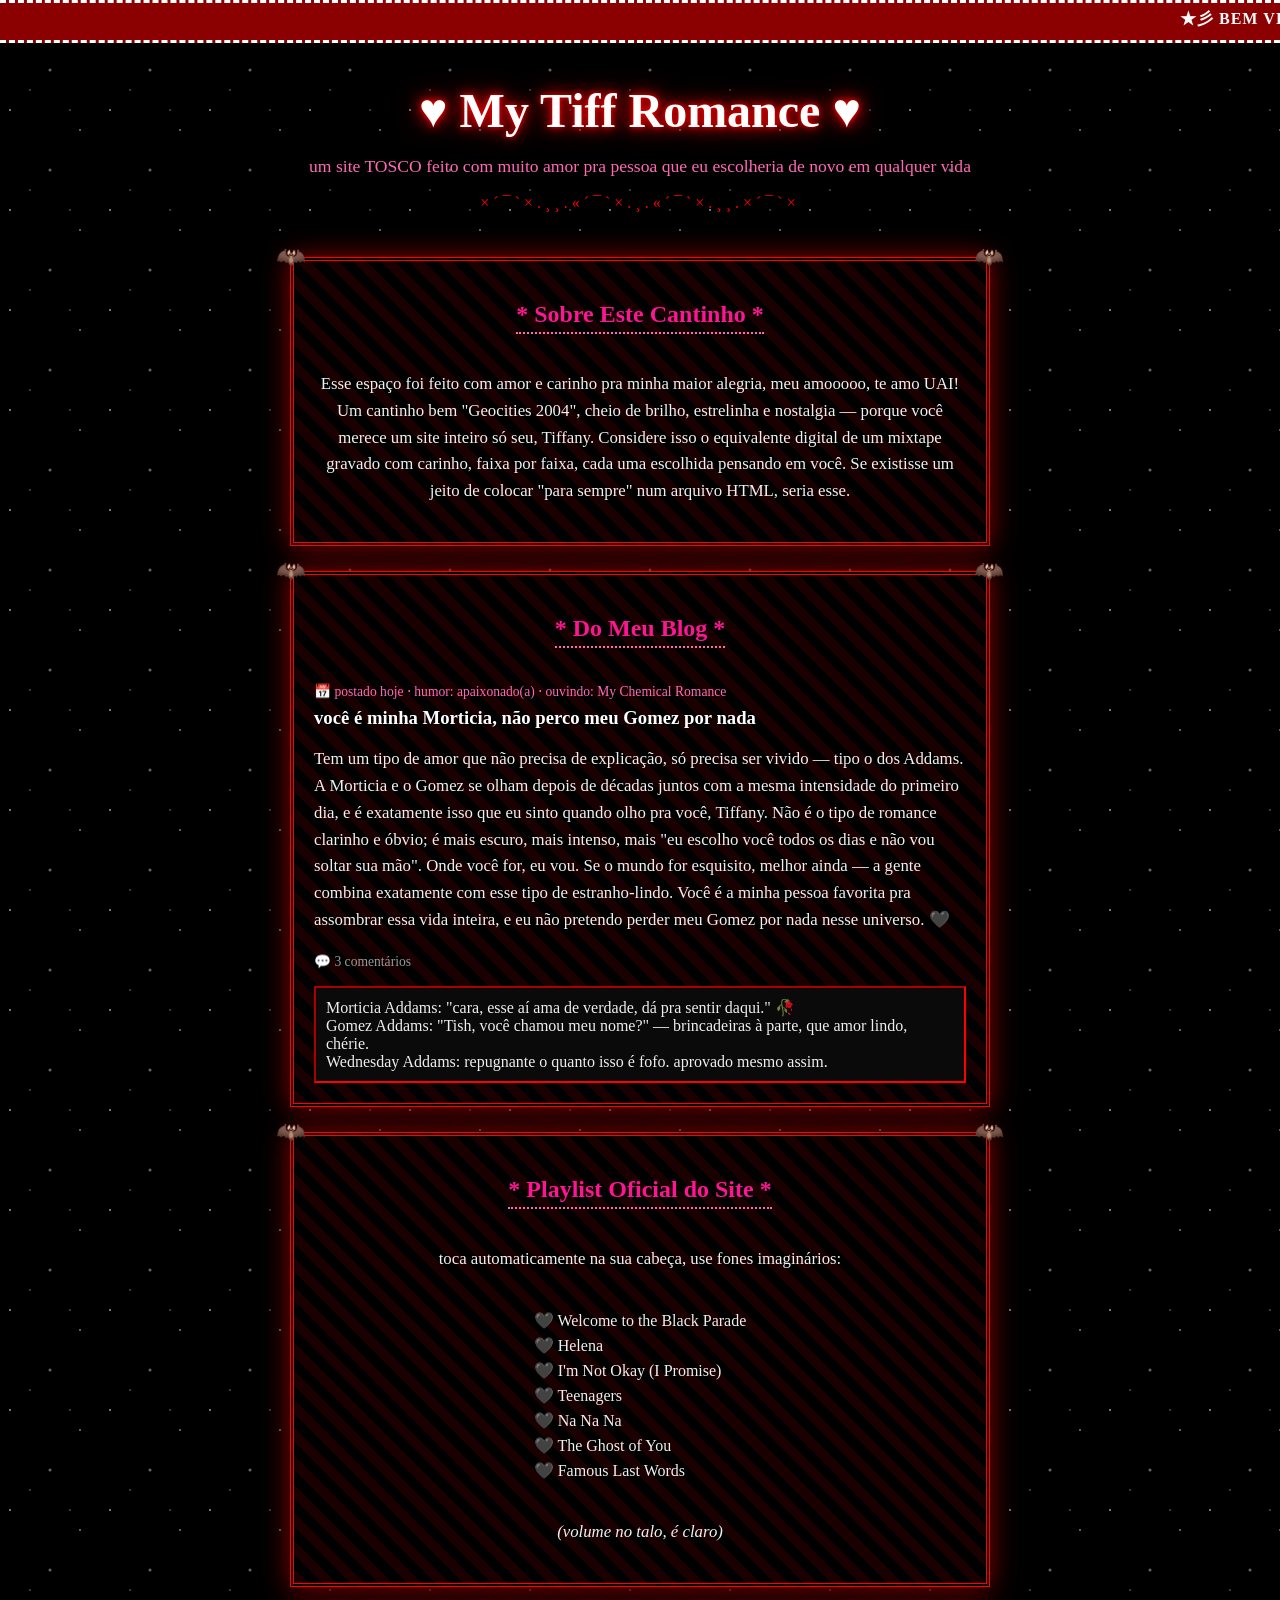
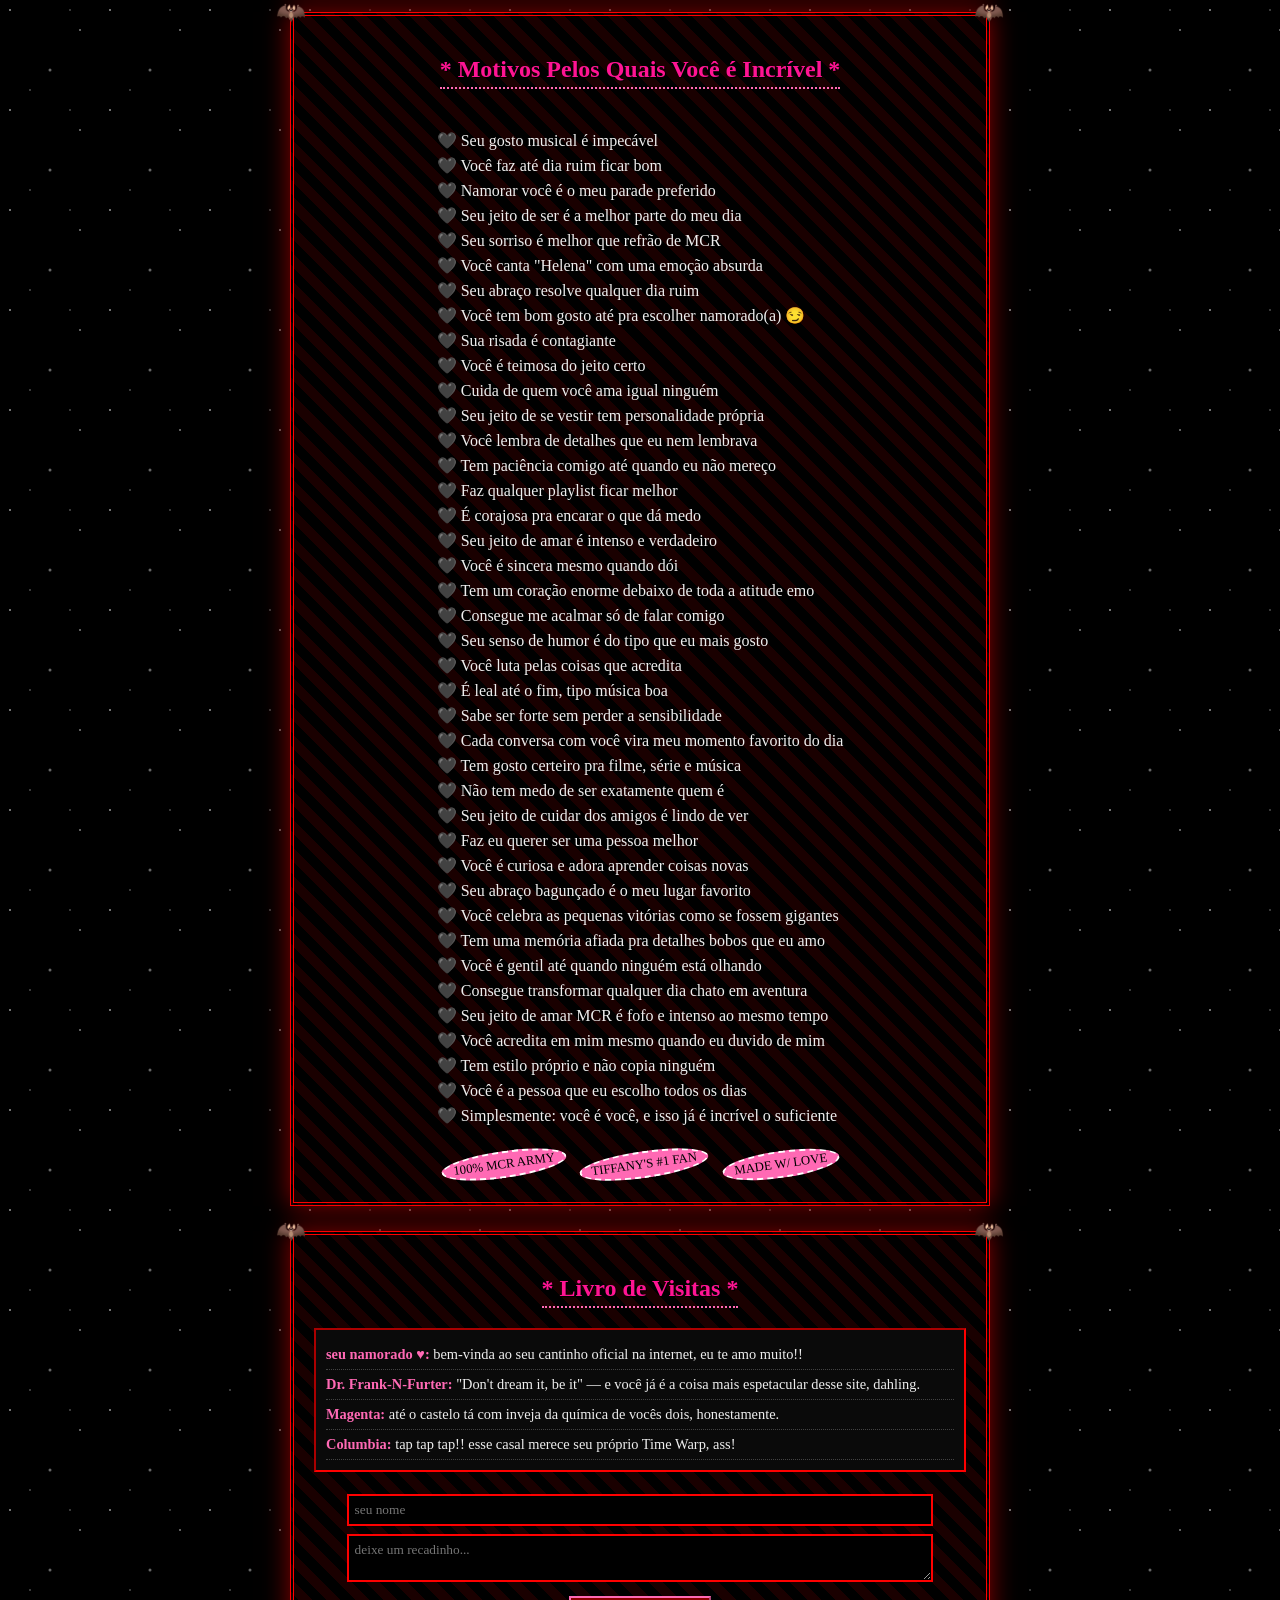
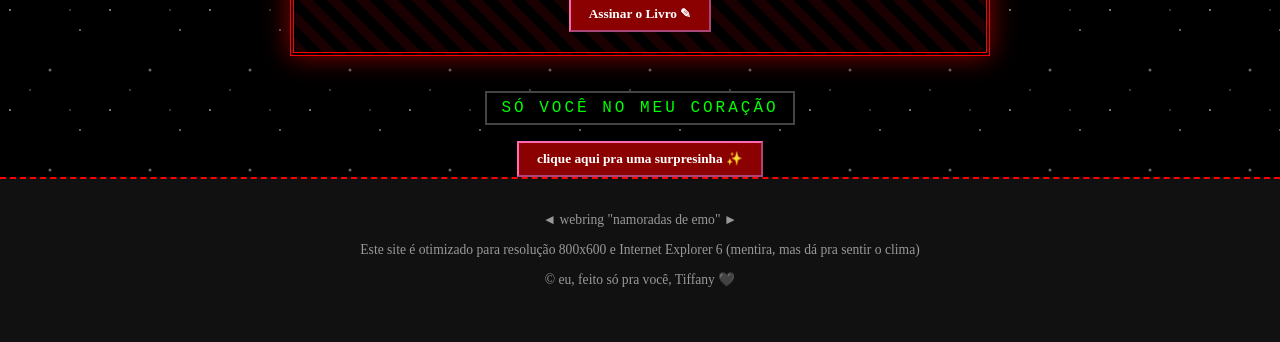
<file: index.html>
<!DOCTYPE html>
<html lang="pt-br">
<head>
<meta charset="UTF-8">
<title>♥ My Tiff Romance ♥ *:･ﾟ✧</title>
<style>
  * { box-sizing: border-box; cursor: url('data:image/svg+xml;utf8,<svg xmlns="http://www.w3.org/2000/svg" width="24" height="24"><text y="18" font-size="18">🖤</text></svg>') 12 12, auto; }

  body {
    margin: 0;
    background: #000 url('data:image/svg+xml;utf8,<svg xmlns="http://www.w3.org/2000/svg" width="100" height="100"><circle cx="10" cy="10" r="1" fill="white" opacity="0.6"/><circle cx="50" cy="70" r="1.5" fill="white" opacity="0.4"/><circle cx="80" cy="30" r="1" fill="white" opacity="0.5"/><circle cx="30" cy="90" r="1" fill="white" opacity="0.3"/><circle cx="70" cy="10" r="0.8" fill="white" opacity="0.5"/></svg>');
    color: #eee;
    font-family: "Times New Roman", serif;
    text-align: center;
    overflow-x: hidden;
  }

  #sparkle-trail span {
    position: fixed;
    pointer-events: none;
    font-size: 14px;
    animation: fadeup 1s forwards;
    z-index: 9999;
  }
  @keyframes fadeup {
    to { transform: translateY(-40px); opacity: 0; }
  }

  .marquee-wrap {
    background: #8b0000;
    border-top: 3px dashed #fff;
    border-bottom: 3px dashed #fff;
    padding: 6px 0;
    font-family: "Comic Sans MS", cursive;
    font-weight: bold;
    color: #fff;
    letter-spacing: 1px;
  }

  header {
    padding: 30px 10px 10px;
  }

  h1 {
    font-family: "Papyrus", "Copperplate", fantasy;
    font-size: 3em;
    color: #fff;
    text-shadow:
      0 0 5px #ff0000,
      0 0 15px #ff0000,
      0 0 30px #8b0000,
      2px 2px 0 #000;
    margin: 10px 0 0;
    animation: flicker 3s infinite alternate;
  }
  @keyframes flicker {
    0%,100% { opacity: 1; }
    45% { opacity: 0.85; }
    50% { opacity: 1; }
    70% { opacity: 0.9; }
  }

  .subtitle {
    font-family: "Comic Sans MS", cursive;
    color: #ff69b4;
    font-size: 1.1em;
    text-shadow: 1px 1px #000;
  }

  .blink { animation: blink 1s step-start infinite; }
  @keyframes blink { 50% { opacity: 0; } }

  .divider {
    color: #ff0000;
    letter-spacing: 4px;
    margin: 10px 0;
  }

  .content-box {
    max-width: 700px;
    margin: 25px auto;
    background: repeating-linear-gradient(45deg, #1a0000, #1a0000 10px, #000 10px, #000 20px);
    border: 4px double #ff0000;
    padding: 20px;
    box-shadow: 0 0 25px #8b0000;
    position: relative;
  }

  .content-box::before {
    content: "🦇";
    position: absolute;
    top: -18px;
    left: -18px;
    font-size: 24px;
  }
  .content-box::after {
    content: "🦇";
    position: absolute;
    top: -18px;
    right: -18px;
    font-size: 24px;
  }

  .content-box h2 {
    font-family: "Comic Sans MS", cursive;
    color: #ff1493;
    text-shadow: 1px 1px #000;
    border-bottom: 2px dotted #ff69b4;
    display: inline-block;
    padding-bottom: 4px;
  }

  .content-box p {
    line-height: 1.6;
    font-size: 1.05em;
    color: #f0f0f0;
  }

  .heart-list {
    list-style: none;
    padding: 0;
    text-align: left;
    display: inline-block;
  }
  .heart-list li {
    margin: 6px 0;
  }
  .heart-list li::before {
    content: "🖤 ";
  }

  .photo-frame {
    display: inline-block;
    width: 140px;
    height: 140px;
    background: #111;
    border: 4px ridge #ff0000;
    margin: 10px;
    display: inline-flex;
    align-items: center;
    justify-content: center;
    font-size: 0.75em;
    color: #888;
    font-family: monospace;
    vertical-align: top;
  }

  .stamp {
    display: inline-block;
    background: #ff69b4;
    color: #000;
    font-family: "Comic Sans MS", cursive;
    font-size: 0.8em;
    padding: 4px 10px;
    border-radius: 50%;
    border: 2px dashed #fff;
    transform: rotate(-8deg);
    margin: 4px;
  }

  #guestbook-entries {
    text-align: left;
    background: #0a0a0a;
    border: 2px inset #ff0000;
    padding: 10px;
    max-height: 180px;
    overflow-y: auto;
    font-family: "Comic Sans MS", cursive;
    font-size: 0.9em;
  }
  #guestbook-entries .entry {
    border-bottom: 1px dotted #444;
    padding: 6px 0;
  }
  #guestbook-entries .name {
    color: #ff69b4;
    font-weight: bold;
  }

  input, textarea {
    width: 90%;
    background: #000;
    color: #fff;
    border: 2px solid #ff0000;
    padding: 6px;
    font-family: "Comic Sans MS", cursive;
    margin: 4px 0;
  }

  button {
    background: #8b0000;
    color: #fff;
    border: 2px outset #ff69b4;
    padding: 8px 18px;
    font-family: "Comic Sans MS", cursive;
    font-weight: bold;
    cursor: pointer;
    margin-top: 6px;
  }
  button:hover {
    background: #ff1493;
  }

  .counter {
    background: #000;
    border: 2px solid #444;
    display: inline-block;
    padding: 6px 14px;
    font-family: "Courier New", monospace;
    color: #0f0;
    letter-spacing: 3px;
    margin: 10px;
  }

  .webring {
    background: #111;
    border-top: 2px dashed #ff0000;
    padding: 20px 10px 40px;
    font-size: 0.85em;
    color: #999;
    font-family: "Comic Sans MS", cursive;
  }

  .under-construction {
    display: inline-block;
    background: #ffd700;
    color: #000;
    font-family: "Comic Sans MS", cursive;
    font-weight: bold;
    padding: 4px 10px;
    border: 2px dashed #000;
    margin: 8px;
    transform: rotate(-2deg);
  }

  a { color: #ff69b4; }
</style>
</head>
<body>

<div id="sparkle-trail"></div>

<div class="marquee-wrap">
  <marquee behavior="scroll" direction="left" scrollamount="6">
    ★彡 BEM VINDA AO MEU CANTINHO, TIFFANY 彡★ &nbsp;&nbsp;&nbsp; 🖤 SEJA SEMPRE BEM VINDA 🖤 &nbsp;&nbsp;&nbsp; ★彡 CLIQUE, ROLE, CHORE (DE FOFURA) 彡★
  </marquee>
</div>

<header>
  <h1>♥ My Tiff Romance ♥</h1>
  <p class="subtitle">um site TOSCO feito com muito <span class="blink">amor</span> pra pessoa que eu escolheria de novo em qualquer vida</p>
  <div class="divider">×´¯`×.¸¸.«´¯`×.¸.«´¯`×.¸¸.×´¯`×</div>
</header>

<div class="content-box">
  <h2>* Sobre Este Cantinho *</h2>
  <p>
    Esse espaço foi feito com amor e carinho pra minha maior alegria,
    meu amooooo, te amo UAI! Um cantinho bem "Geocities 2004", cheio de
    brilho, estrelinha e nostalgia — porque você merece um site inteiro só
    seu, Tiffany. Considere isso o equivalente digital de um mixtape gravado
    com carinho, faixa por faixa, cada uma escolhida pensando em você. Se
    existisse um jeito de colocar "para sempre" num arquivo HTML, seria esse.
  </p>
</div>

<div class="content-box">
  <h2>* Do Meu Blog *</h2>
  <div style="text-align:left; font-family:'Comic Sans MS', cursive;">
    <p style="color:#ff69b4; font-size:0.85em; margin-bottom:2px;">📅 postado hoje ⋅ humor: apaixonado(a) ⋅ ouvindo: My Chemical Romance</p>
    <h3 style="color:#fff; text-shadow:1px 1px #000; margin:4px 0;">você é minha Morticia, não perco meu Gomez por nada</h3>
    <p style="line-height:1.6;">
      Tem um tipo de amor que não precisa de explicação, só precisa ser
      vivido — tipo o dos Addams. A Morticia e o Gomez se olham depois de
      décadas juntos com a mesma intensidade do primeiro dia, e é
      exatamente isso que eu sinto quando olho pra você, Tiffany. Não é o
      tipo de romance clarinho e óbvio; é mais escuro, mais intenso, mais
      "eu escolho você todos os dias e não vou soltar sua mão". Onde você
      for, eu vou. Se o mundo for esquisito, melhor ainda — a gente
      combina exatamente com esse tipo de estranho-lindo. Você é a minha
      pessoa favorita pra assombrar essa vida inteira, e eu não pretendo
      perder meu Gomez por nada nesse universo. 🖤
    </p>
    <p style="color:#999; font-size:0.85em; margin-top:10px;">💬 3 comentários</p>
    <div style="text-align:left; background:#0a0a0a; border:2px inset #ff0000; padding:10px; margin-top:6px;">
      <div class="entry"><span class="name">Morticia Addams:</span> "cara, esse aí ama de verdade, dá pra sentir daqui." 🥀</div>
      <div class="entry"><span class="name">Gomez Addams:</span> "Tish, você chamou meu nome?" — brincadeiras à parte, que amor lindo, chérie.</div>
      <div class="entry"><span class="name">Wednesday Addams:</span> repugnante o quanto isso é fofo. aprovado mesmo assim.</div>
    </div>
  </div>
</div>

<div class="content-box">
  <h2>* Playlist Oficial do Site *</h2>
  <p>toca automaticamente na sua cabeça, use fones imaginários:</p>
  <ul class="heart-list">
    <li>Welcome to the Black Parade</li>
    <li>Helena</li>
    <li>I'm Not Okay (I Promise)</li>
    <li>Teenagers</li>
    <li>Na Na Na</li>
    <li>The Ghost of You</li>
    <li>Famous Last Words</li>
  </ul>
  <p><em>(volume no talo, é claro)</em></p>
</div>

<div class="content-box">
  <h2>* Motivos Pelos Quais Você é Incrível *</h2>
  <ul class="heart-list">
    <li>Seu gosto musical é impecável</li>
    <li>Você faz até dia ruim ficar bom</li>
    <li>Namorar você é o meu parade preferido</li>
    <li>Seu jeito de ser é a melhor parte do meu dia</li>
    <li>Seu sorriso é melhor que refrão de MCR</li>
    <li>Você canta "Helena" com uma emoção absurda</li>
    <li>Seu abraço resolve qualquer dia ruim</li>
    <li>Você tem bom gosto até pra escolher namorado(a) 😏</li>
    <li>Sua risada é contagiante</li>
    <li>Você é teimosa do jeito certo</li>
    <li>Cuida de quem você ama igual ninguém</li>
    <li>Seu jeito de se vestir tem personalidade própria</li>
    <li>Você lembra de detalhes que eu nem lembrava</li>
    <li>Tem paciência comigo até quando eu não mereço</li>
    <li>Faz qualquer playlist ficar melhor</li>
    <li>É corajosa pra encarar o que dá medo</li>
    <li>Seu jeito de amar é intenso e verdadeiro</li>
    <li>Você é sincera mesmo quando dói</li>
    <li>Tem um coração enorme debaixo de toda a atitude emo</li>
    <li>Consegue me acalmar só de falar comigo</li>
    <li>Seu senso de humor é do tipo que eu mais gosto</li>
    <li>Você luta pelas coisas que acredita</li>
    <li>É leal até o fim, tipo música boa</li>
    <li>Sabe ser forte sem perder a sensibilidade</li>
    <li>Cada conversa com você vira meu momento favorito do dia</li>
    <li>Tem gosto certeiro pra filme, série e música</li>
    <li>Não tem medo de ser exatamente quem é</li>
    <li>Seu jeito de cuidar dos amigos é lindo de ver</li>
    <li>Faz eu querer ser uma pessoa melhor</li>
    <li>Você é curiosa e adora aprender coisas novas</li>
    <li>Seu abraço bagunçado é o meu lugar favorito</li>
    <li>Você celebra as pequenas vitórias como se fossem gigantes</li>
    <li>Tem uma memória afiada pra detalhes bobos que eu amo</li>
    <li>Você é gentil até quando ninguém está olhando</li>
    <li>Consegue transformar qualquer dia chato em aventura</li>
    <li>Seu jeito de amar MCR é fofo e intenso ao mesmo tempo</li>
    <li>Você acredita em mim mesmo quando eu duvido de mim</li>
    <li>Tem estilo próprio e não copia ninguém</li>
    <li>Você é a pessoa que eu escolho todos os dias</li>
    <li>Simplesmente: você é você, e isso já é incrível o suficiente</li>
  </ul>
  <div>
    <span class="stamp">100% MCR ARMY</span>
    <span class="stamp">TIFFANY'S #1 FAN</span>
    <span class="stamp">MADE W/ LOVE</span>
  </div>
</div>

<div class="content-box">
  <h2>* Livro de Visitas *</h2>
  <div id="guestbook-entries">
    <div class="entry"><span class="name">seu namorado ♥:</span> bem-vinda ao seu cantinho oficial na internet, eu te amo muito!!</div>
    <div class="entry"><span class="name">Dr. Frank-N-Furter:</span> "Don't dream it, be it" — e você já é a coisa mais espetacular desse site, dahling.</div>
    <div class="entry"><span class="name">Magenta:</span> até o castelo tá com inveja da química de vocês dois, honestamente.</div>
    <div class="entry"><span class="name">Columbia:</span> tap tap tap!! esse casal merece seu próprio Time Warp, ass!</div>
  </div>
  <br>
  <input id="gb-name" placeholder="seu nome"><br>
  <textarea id="gb-msg" rows="2" placeholder="deixe um recadinho..."></textarea><br>
  <button onclick="addEntry()">Assinar o Livro ✎</button>
</div>

<div class="counter">SÓ VOCÊ NO MEU CORAÇÃO</div>
<br>
<button onclick="pop()">clique aqui pra uma surpresinha ✨</button>

<div class="webring">
  <p>◄ webring "namoradas de emo" ►</p>
  <p>Este site é otimizado para resolução 800x600 e Internet Explorer 6 (mentira, mas dá pra sentir o clima)</p>
  <p>© eu, feito só pra você, Tiffany 🖤</p>
</div>

<script>
  // sparkle cursor trail
  const sparkles = ['✨','🖤','★','♥','☆'];
  document.addEventListener('mousemove', (e) => {
    if (Math.random() > 0.7) {
      const s = document.createElement('span');
      s.textContent = sparkles[Math.floor(Math.random()*sparkles.length)];
      s.style.left = e.pageX + 'px';
      s.style.top = e.pageY + 'px';
      document.getElementById('sparkle-trail').appendChild(s);
      setTimeout(() => s.remove(), 1000);
    }
  });

  function addEntry() {
    const name = document.getElementById('gb-name').value.trim() || 'anônimo(a)';
    const msg = document.getElementById('gb-msg').value.trim();
    if (!msg) return;
    const div = document.createElement('div');
    div.className = 'entry';
    div.innerHTML = '<span class="name">' + name.replace(/</g,'&lt;') + ':</span> ' + msg.replace(/</g,'&lt;');
    document.getElementById('guestbook-entries').prepend(div);
    document.getElementById('gb-name').value = '';
    document.getElementById('gb-msg').value = '';
  }

  function pop() {
    alert('🖤 Eu te amo mais que a discografia inteira do MCR (e olha que é muita coisa) 🖤');
  }
</script>

</body>
</html>
</file>
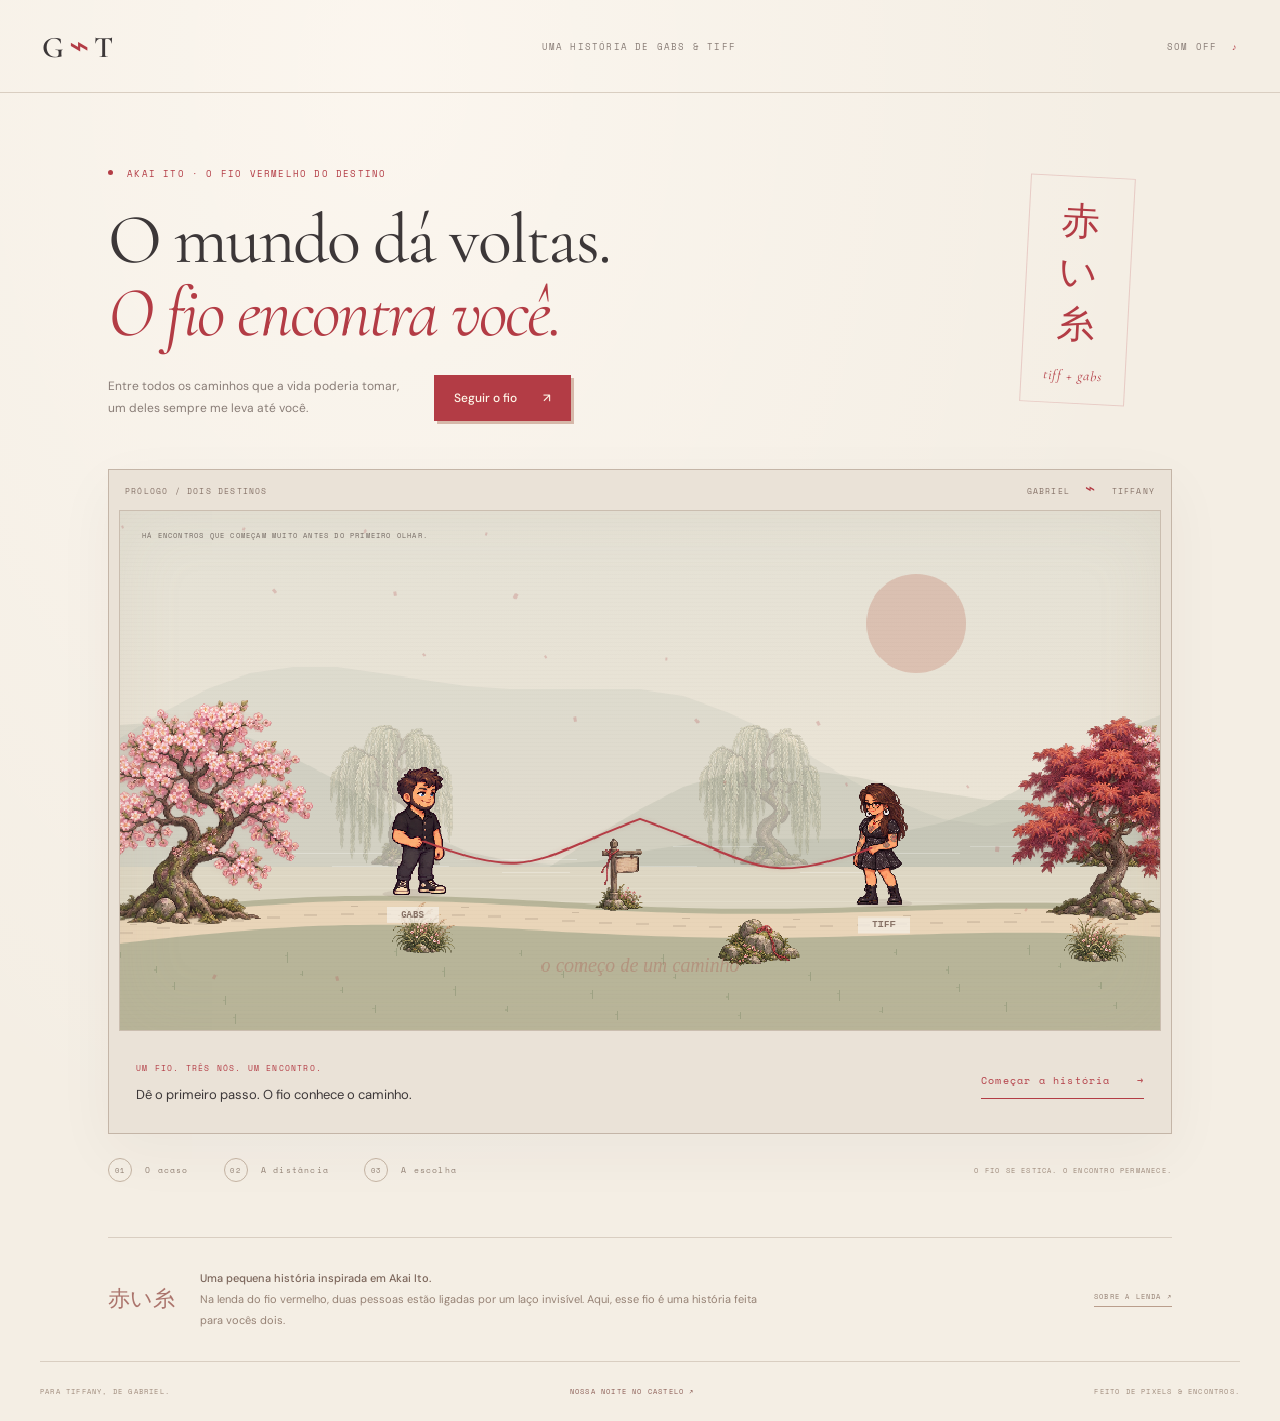
<file: akai-ito/index.html>
<!doctype html>
<html lang="pt-BR">
<head>
<meta charset="utf-8"><meta name="viewport" content="width=device-width,initial-scale=1"><meta name="theme-color" content="#f4eee4"><meta name="description" content="Um fio vermelho, dois destinos. Uma pequena história de Gabs e Tiff."><base href="/akai-ito/">
<title>Akai Ito · Tiff & Gabs</title><link rel="stylesheet" href="style.css">
</head>
<body>
<header class="masthead"><a class="monogram" href="./" aria-label="Akai Ito, início">G<span>⌁</span>T</a><span class="mast-caption">UMA HISTÓRIA DE GABS & TIFF</span><button id="sound" class="quiet" aria-pressed="false">SOM OFF <span>♪</span></button></header>
<main>
<section class="hero" aria-labelledby="title"><div class="hero-copy"><p class="eyebrow"><span class="red-dot"></span> AKAI ITO · O FIO VERMELHO DO DESTINO</p><h1 id="title">O mundo dá voltas.<br><em>O fio encontra você.</em></h1><div class="hero-bottom"><p>Entre todos os caminhos que a vida poderia tomar,<br> um deles sempre me leva até você.</p><button id="begin" class="red-button">Seguir o fio <span>↗</span></button></div></div><div class="seal" aria-hidden="true"><span>赤</span><span>い</span><span>糸</span><i>tiff + gabs</i></div></section>
<section id="journey" class="journey" aria-label="O caminho de Gabs até Tiff" tabindex="-1">
<div class="scene-top"><span id="chapter">PRÓLOGO / DOIS DESTINOS</span><span class="scene-mark">GABRIEL <i>⌁</i> TIFFANY</span></div>
<div class="landscape"><canvas id="world" width="960" height="480" role="img" aria-label="Gabs e Tiff em um jardim de montanhas e cerejeiras, unidos por um fio vermelho"></canvas><div class="paper-grain" aria-hidden="true"></div><div class="landscape-label" id="landscape-label">HÁ ENCONTROS QUE COMEÇAM MUITO ANTES DO PRIMEIRO OLHAR.</div><button id="pause" class="scene-pause" hidden>Pausar</button></div>
<div class="story-bar"><div class="story-intro"><span id="story-kicker">UM FIO. TRÊS NÓS. UM ENCONTRO.</span><p id="story-line" aria-live="polite">Dê o primeiro passo. O fio conhece o caminho.</p></div><button id="start" class="text-button">Começar a história <span>→</span></button><span id="position" hidden>0% DO CAMINHO</span></div>
<div id="controls" class="controls" hidden><div class="pad-group"><button data-move="-1" aria-label="Caminhar para a esquerda">←</button><button id="jump" aria-label="Pular">↑</button><button data-move="1" aria-label="Caminhar para a direita">→</button></div><span>← → CAMINHAR <i>·</i> ESPAÇO PULAR<br><small>NO CELULAR, SEGURE AS SETAS.</small></span><button id="restart" class="quiet">Recomeçar ↻</button></div>
<div id="knot-panel" class="knot-panel" hidden role="region" aria-labelledby="knot-title" tabindex="-1"><span id="knot-number" class="eyebrow">PRIMEIRO NÓ</span><h2 id="knot-title">O acaso.</h2><p id="knot-copy"></p><button id="untie" class="red-button">Desatar este nó <span>⌁</span></button><div class="untie-rail" aria-hidden="true"><span id="untie-progress"></span></div></div>
</section>
<div class="journey-bottom"><ol class="milestones" aria-label="Nós do caminho"><li id="milestone-0"><span>01</span> O acaso</li><li id="milestone-1"><span>02</span> A distância</li><li id="milestone-2"><span>03</span> A escolha</li></ol><span class="bottom-note">O FIO SE ESTICA. O ENCONTRO PERMANECE.</span></div>
<section id="ending" class="ending" hidden tabindex="-1"><span class="eyebrow">EPÍLOGO / A OUTRA PONTA ERA VOCÊ</span><div class="ending-knot" aria-hidden="true">⌁</div><h2>Eu te encontraria<br><em>em todas as voltas.</em></h2><p>Tiff, entre tantas direções, eu quero continuar escolhendo o caminho que me leva até você.</p><p class="ending-letter">Muie, esse fio tem muita saudade na outra ponta.<br>Te amo muitão.</p><span class="signature">Com amor, Gabs.</span><button id="again" class="red-button">Seguir o fio mais uma vez <span>↻</span></button></section>
<section class="legend"><span class="legend-kanji" aria-hidden="true">赤い糸</span><p><strong>Uma pequena história inspirada em Akai Ito.</strong><br>Na lenda do fio vermelho, duas pessoas estão ligadas por um laço invisível. Aqui, esse fio é uma história feita para vocês dois.</p><a href="https://crd.ndl.go.jp/reference/entry/index.php?id=1000184295&page=ref_view" target="_blank" rel="noopener" aria-label="Ler sobre a lenda do fio vermelho na Biblioteca Nacional do Japão">SOBRE A LENDA ↗</a></section>
</main><footer><span>PARA TIFFANY, DE GABRIEL.</span><a href="/time">NOSSA NOITE NO CASTELO ↗</a><span>FEITO DE PIXELS & ENCONTROS.</span></footer>
<script src="assets/atlas-data.js"></script><script src="story.js"></script>
</body></html>
</file>
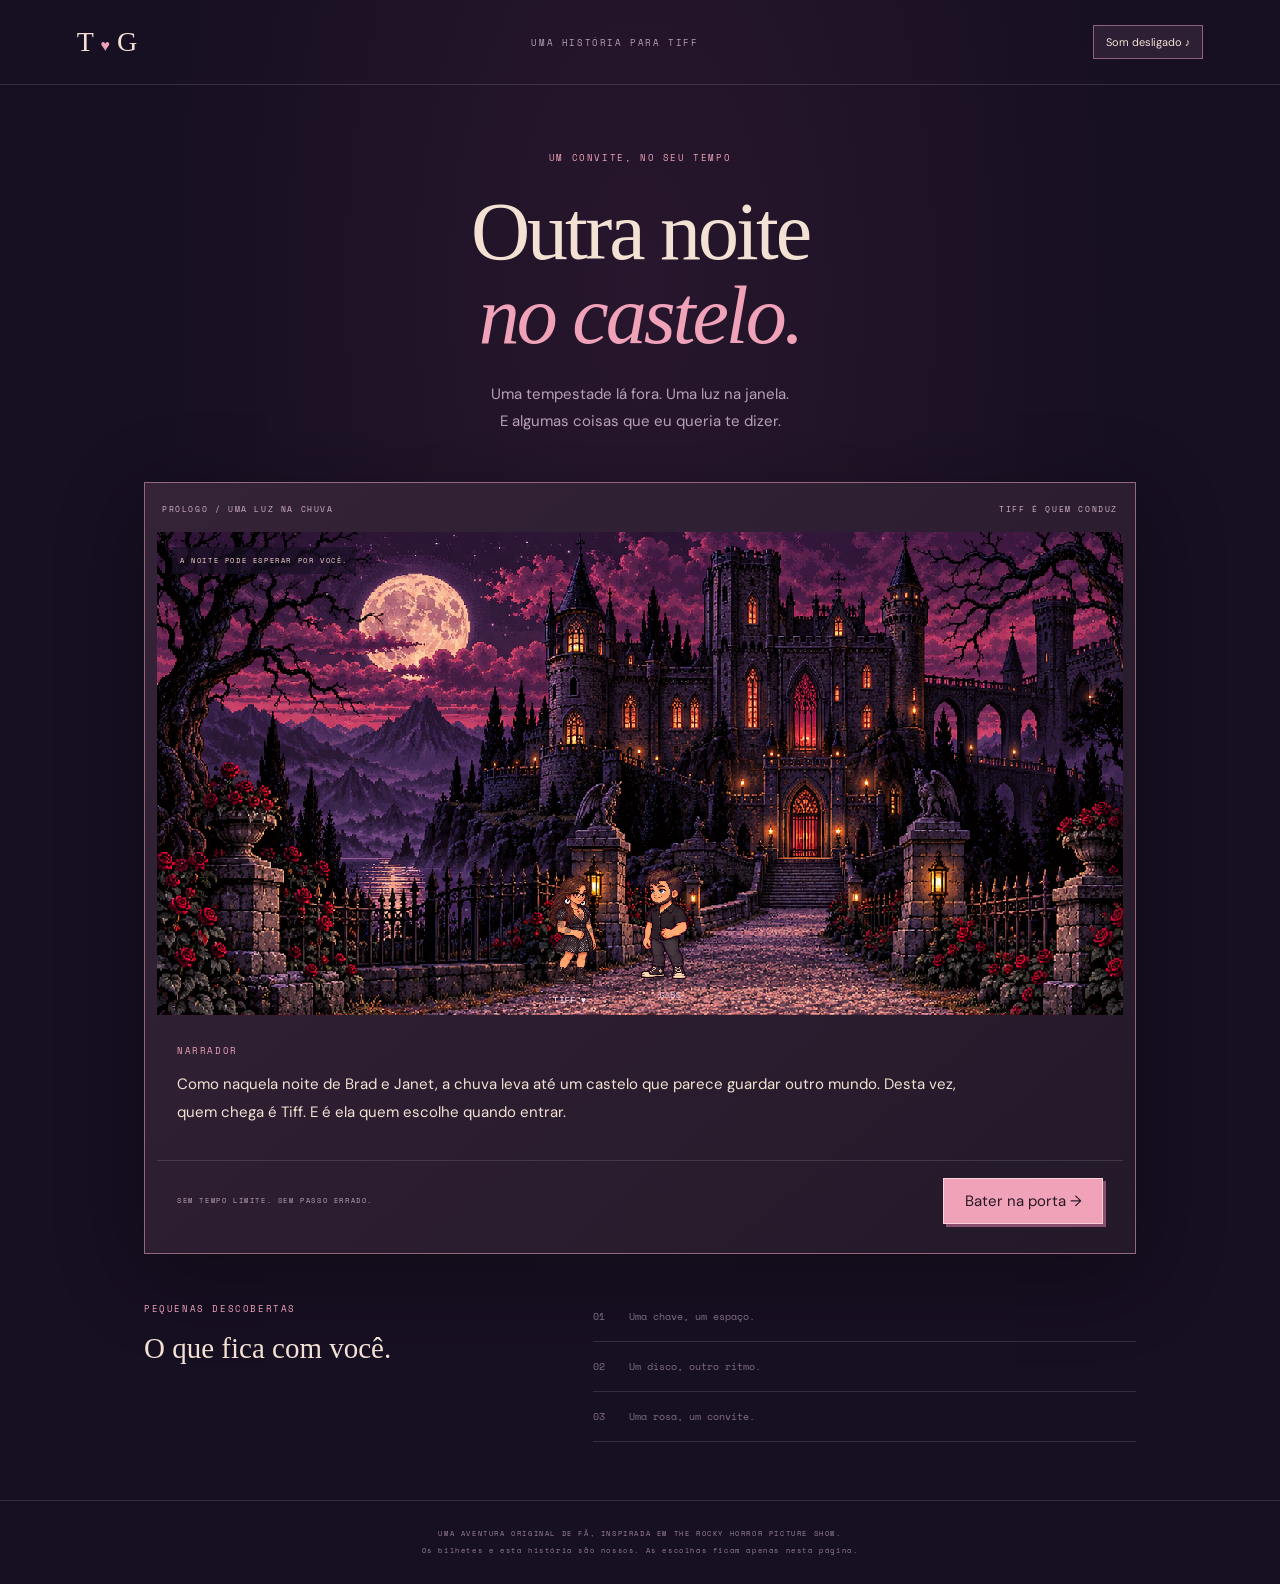
<file: outra-noite/index.html>
<!doctype html>
<html lang="pt-BR"><head><meta charset="utf-8"><meta name="viewport" content="width=device-width,initial-scale=1"><meta name="theme-color" content="#170f22"><base href="/outra-noite/"><title>Outra noite no castelo — Para Tiff</title><link rel="stylesheet" href="style.css"></head>
<body><header><a href="/time">T <span>♥</span> G</a><span>UMA HISTÓRIA PARA TIFF</span><button id="sound" aria-pressed="false">Som desligado ♪</button></header>
<main><section class="opening"><p class="eyebrow">UM CONVITE, NO SEU TEMPO</p><h1>Outra noite<br><em>no castelo.</em></h1><p>Uma tempestade lá fora. Uma luz na janela.<br>E algumas coisas que eu queria te dizer.</p></section>
<section class="game" aria-label="Aventura de Tiff no castelo"><div class="topline"><span id="chapter">PRÓLOGO / UMA LUZ NA CHUVA</span><span id="progress">TIFF É QUEM CONDUZ</span></div><div class="stage"><canvas id="scene" width="960" height="480" aria-label="Tiff diante de um castelo gótico sob a chuva"></canvas><div id="spots" hidden></div><span class="caption" id="caption">A NOITE PODE ESPERAR POR VOCÊ.</span></div><div class="story"><span class="eyebrow" id="speaker">NARRADOR</span><p id="dialogue">Como naquela noite de Brad e Janet, a chuva leva até um castelo que parece guardar outro mundo. Desta vez, quem chega é Tiff. E é ela quem escolhe quando entrar.</p></div><div class="actions"><span id="help">SEM TEMPO LIMITE. SEM PASSO ERRADO.</span><button class="primary" id="next">Bater na porta →</button></div><div id="controls" hidden><button id="left" aria-label="Andar para a esquerda">←</button><button id="inspect">Investigar <small>E</small></button><button id="right" aria-label="Andar para a direita">→</button><button id="pause">Pausar</button></div></section>
<section class="keepsakes" aria-label="Bilhetes encontrados"><div><p class="eyebrow">PEQUENAS DESCOBERTAS</p><h2>O que fica com você.</h2></div><ol id="notes"><li>01 <span>Uma chave, um espaço.</span></li><li>02 <span>Um disco, outro ritmo.</span></li><li>03 <span>Uma rosa, um convite.</span></li></ol></section>
<section id="letter" hidden tabindex="-1"><p class="eyebrow">FORA DO PALCO / DE GABS PARA TIFF</p><h2>Não dá pra voltar no tempo.<br><em>Dá pra fazer diferente.</em></h2><div class="letter-paper"><p>Muie,</p><p>Fiz esse pedacinho de Rocky Horror porque sei o quanto você ama esse universo. Queria te entregar um carinho com a nossa cara.</p><p>Eu sei que te cobrei coisas e que isso pesou entre a gente. Sinto muito. Estou tentando entender minhas inseguranças e cuidar delas sem transformar isso numa responsabilidade sua. Sei que essa mudança precisa aparecer nas minhas atitudes.</p><p>Ainda tenho vontade de estar com você e de tentar de novo, se isso também fizer sentido pra você. Respeitando os relacionamentos que fazem parte da sua vida, seu tempo e seus limites.</p><p>Não espero que esse presente resolva tudo, nem que você me responda agora. Se você não quiser recomeçar, vou respeitar também.</p><p>Eu não tenho como fazer um Time Warp e mudar o que passou. Mas posso cuidar melhor do que faço daqui pra frente.</p><p>Te amo muitão. E, se der vontade de conversar, ver Rocky Horror ou falar “vamos pedir um BOB”, eu vou gostar muito.</p><p class="signature">Com carinho, Gabs ♥</p></div><div class="closing"><p class="eyebrow">COMO VOCÊ QUER ENCERRAR ESTA NOITE?</p><p>Escolha só o final desta história. Isso não envia uma resposta ao Gabs.</p><div class="choices"><button data-ending="quiet">Ficar um pouquinho em silêncio</button><button data-ending="dance">Mais uma dança</button><button data-ending="home">Voltar para casa</button></div><p id="ending" aria-live="polite"></p></div><button id="replay">↻ Revisitar o castelo</button></section>
</main><footer>UMA AVENTURA ORIGINAL DE FÃ, INSPIRADA EM THE ROCKY HORROR PICTURE SHOW.<br>Os bilhetes e esta história são nossos. As escolhas ficam apenas nesta página.</footer><audio id="music" src="/time/assets/time-warp-dance.wav" preload="none" loop></audio><script src="/akai-ito/assets/atlas-data.js"></script><script src="game.js"></script></body></html>
</file>
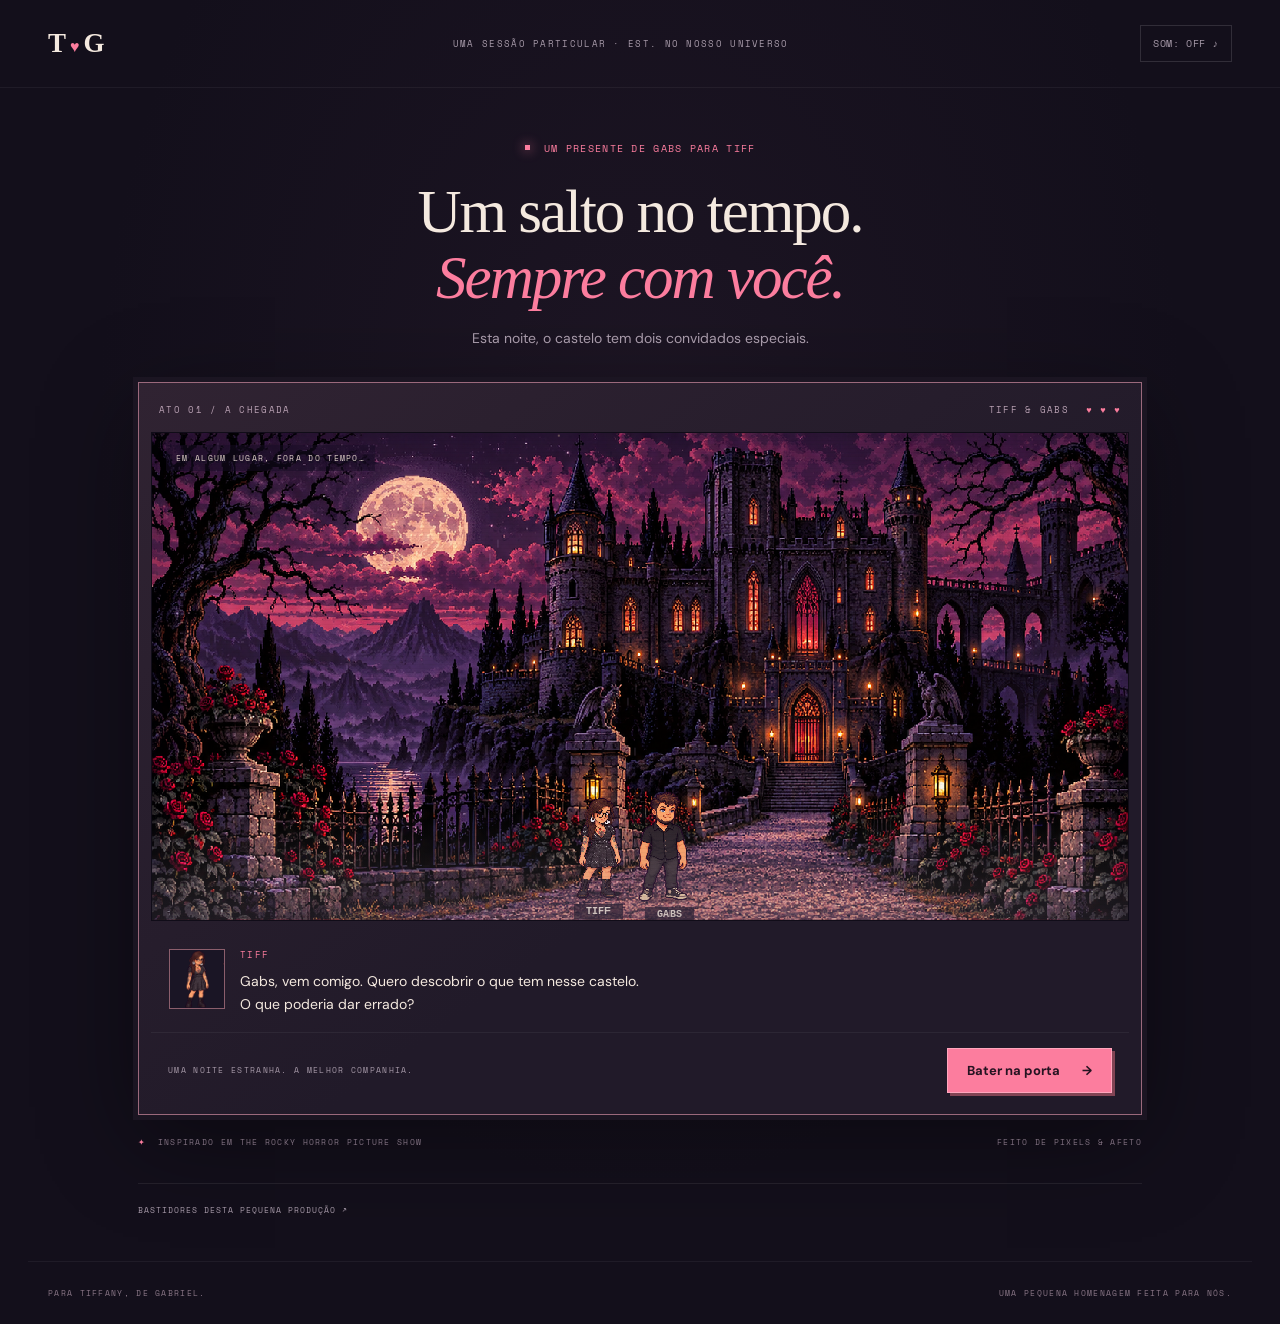
<file: time/index.html>
<!doctype html>
<html lang="pt-BR">
<head>
<base href="/time/">
<meta charset="utf-8"><meta name="viewport" content="width=device-width,initial-scale=1">
<meta name="theme-color" content="#130f1b"><meta name="description" content="Uma noite no castelo. Um salto no tempo. Uma surpresa para Tiff, de Gabs.">
<title>Tiff & Gabs — Um salto no tempo</title>
<link rel="stylesheet" href="style.css">
</head>
<body>
<header><a class="brand" href="./" aria-label="Início">T<span>♥</span>G</a><span class="edition">UMA SESSÃO PARTICULAR · EST. NO NOSSO UNIVERSO</span><button id="sound" class="small" aria-pressed="false">SOM: OFF ♪</button></header>
<main>
<div class="eyebrow"><span class="live"></span> UM PRESENTE DE GABS PARA TIFF</div>
<h1>Um salto no tempo.<br><em>Sempre com você.</em></h1>
<p class="intro">Esta noite, o castelo tem dois convidados especiais.</p>
<section class="machine" aria-label="Aventura de Tiff e Gabs">
<div class="machine-top"><span id="chapter">ATO 01 / A CHEGADA</span><span>TIFF & GABS <span class="pink">♥ ♥ ♥</span></span></div>
<div class="screen"><canvas id="scene" width="480" height="240" role="img" aria-label="Castelo gótico em pixel art com Tiff e Gabs"></canvas><div class="vignette"></div><div id="scene-label">EM ALGUM LUGAR, FORA DO TEMPO…</div><div id="flash" aria-hidden="true"></div><div id="castle-hotspots" hidden aria-label="Pontos de investigação do castelo"></div></div>
<div class="dialogue"><div class="portrait" id="portrait">G</div><div><span class="speaker" id="speaker">GABS</span><p id="line" aria-live="polite">Tiff, achei um lugar pra gente passar a noite.<br>O que poderia dar errado?</p></div></div>
<div class="console"><div id="helper">UMA NOITE ESTRANHA. A MELHOR COMPANHIA.</div><button class="primary" id="next">Bater na porta <span>→</span></button></div>
<div id="dance" hidden><div class="dance-head"><span id="dance-status" aria-live="polite">Siga as setas. A pista é sua!</span><span id="count">0 / 60</span></div><div class="progress-rail"><div id="progress"></div></div><div class="track"><div id="notes"></div><span class="target" aria-hidden="true"></span><span class="hit-caption">AQUI</span></div><div class="combo" id="combo">♥ ENTRE NO RITMO</div><div class="pads"><button data-dir="ArrowLeft" aria-label="Esquerda">←</button><button data-dir="ArrowUp" aria-label="Cima">↑</button><button data-dir="ArrowDown" aria-label="Baixo">↓</button><button data-dir="ArrowRight" aria-label="Direita">→</button></div><div class="dance-options"><button class="small" id="pause">Pausar</button><span>TECLADO OU TOQUE · ESPAÇO PARA PAUSAR</span><button class="small" id="skip">Pular dança →</button></div></div>
<section id="castle-ui" hidden aria-label="Fase 2: os segredos do castelo">
<div class="castle-heading"><span>FASE 02 / OS SEGREDOS DO CASTELO</span><span id="castle-found">0 / 3 OBJETOS</span></div>
<nav class="castle-rooms" aria-label="Ambientes do castelo"><button data-castle-room="0" aria-pressed="true" class="selected">Salão</button><button data-castle-room="1" aria-pressed="false">Biblioteca</button><button data-castle-room="2" aria-pressed="false">Camarim</button></nav>
<div class="castle-room-line"><span id="castle-room-name">O salão das sombras</span><span>VOCÊ CONTROLA A TIFF · GABS ACOMPANHA</span></div>
<p id="castle-message" aria-live="polite" tabindex="-1">O castelo está cheio de segredos.</p>
<ul class="castle-inventory" aria-label="Inventário"><li id="inv-key"></li><li id="inv-record"></li><li id="inv-rose"></li></ul>
<div class="castle-controls"><div class="castle-walk"><button data-castle-move="-1" aria-label="Caminhar para a esquerda no castelo">←</button><button id="castle-inspect">Investigar <span>E</span></button><button data-castle-move="1" aria-label="Caminhar para a direita no castelo">→</button></div><button id="castle-pause" class="small">Pausar</button><button id="castle-hint" class="small" aria-pressed="false">Mostrar pistas</button></div>
<button id="castle-door" class="primary castle-door" disabled>A última porta está trancada</button>
</section>
</section>
<div class="below"><span><i>✦</i> INSPIRADO EM THE ROCKY HORROR PICTURE SHOW</span><span>FEITO DE PIXELS & AFETO</span></div>
<section id="letter" hidden tabindex="-1"><div class="eyebrow">ATO FINAL / SÓ NÓS DOIS</div><h2>Tiff, eu escolheria você<br><em>em qualquer linha do tempo.</em></h2><p class="personal-message">Muie ja to morrendo de saudade de voce , se quiser fazer algo semana que vem , quero muitoooo te ver ok?<br><br>Te amo muitão and Let's do the Time Warp again!</p><figure class="final-memory"><img src="assets/tiff-gabs-final-v5.png" alt="Tiff e Gabs se beijando no centro de uma festa, em uma cena isométrica com luzes vermelhas e roxas" width="1193" height="1319" loading="lazy"><figcaption>TIFF &amp; GABS <span>♥</span> NOSSA PRÓPRIA CENA FINAL</figcaption></figure><div class="ticket"><span>VALE UMA NOITE COM GABS</span><strong>Rocky Horror + nós dois</strong><span>TRAJE: O QUE DER VONTADE · DESTINO: JUNTINHOS</span></div><button class="primary" id="bob">E agora? <span>⚡</span></button><div id="bob-result" hidden><div class="bob-icon" aria-hidden="true">⚡</div><h3>Vamos pedir um BOB</h3><p>Porque até uma noite fora do tempo termina do nosso jeito.</p><span class="signature">Com amor, Gabs ♥</span></div><button class="small replay" id="replay">↻ Viver essa noite de novo</button></section>
</main><details class="extras"><summary>BASTIDORES DESTA PEQUENA PRODUÇÃO ↗</summary><div class="extras-content"><p>27 poses de personagens, incluindo Tiff e Gabs personalizados, cinco ambientes, duas fases e uma versão instrumental de Time Warp renderizada por síntese digital. Música de Richard O’Brien; sequência MIDI via <a href="https://bitmidi.com/time-warp-mid" target="_blank" rel="noopener">BitMidi</a>. Ilustrações geradas com ImageGen. Uma homenagem de fã, para Tiff.</p><audio controls preload="none" src="assets/time-warp-synth.wav" aria-label="Ouvir Time Warp sintetizado completo"></audio><div class="downloads"><a href="assets/time-warp-synth.wav" download>↓ Música completa · WAV</a><a href="assets/gabs-atlas-v5.png" download>↓ Atlas do Gabs</a><a href="assets/tiff-gabs-final-v5.png" download>↓ Nossa cena final</a><a href="assets/tiff-atlas-v3.png" download>↓ Atlas da Tiff</a><a href="assets/character-atlas-v2.png" download>↓ Atlas do elenco</a><a href="assets/castle-items-v1.png" download>↓ Objetos da investigação</a><a href="assets/castle-props-v1.png" download>↓ Decoração do castelo</a><a href="assets/castle-rooms-v2.png" download>↓ Salas da exploração</a><a href="assets/background-atlas-v2.png" download>↓ Atlas de cenários</a><a href="assets/atlas.json" download>↓ Mapa dos atlas · JSON</a></div></div></details><footer>PARA TIFFANY, DE GABRIEL. <span>UMA PEQUENA HOMENAGEM FEITA PARA NÓS.</span></footer>
<script src="/akai-ito/assets/atlas-data.js"></script><script src="castle.js"></script><script src="game.js"></script>
</body></html>
</file>
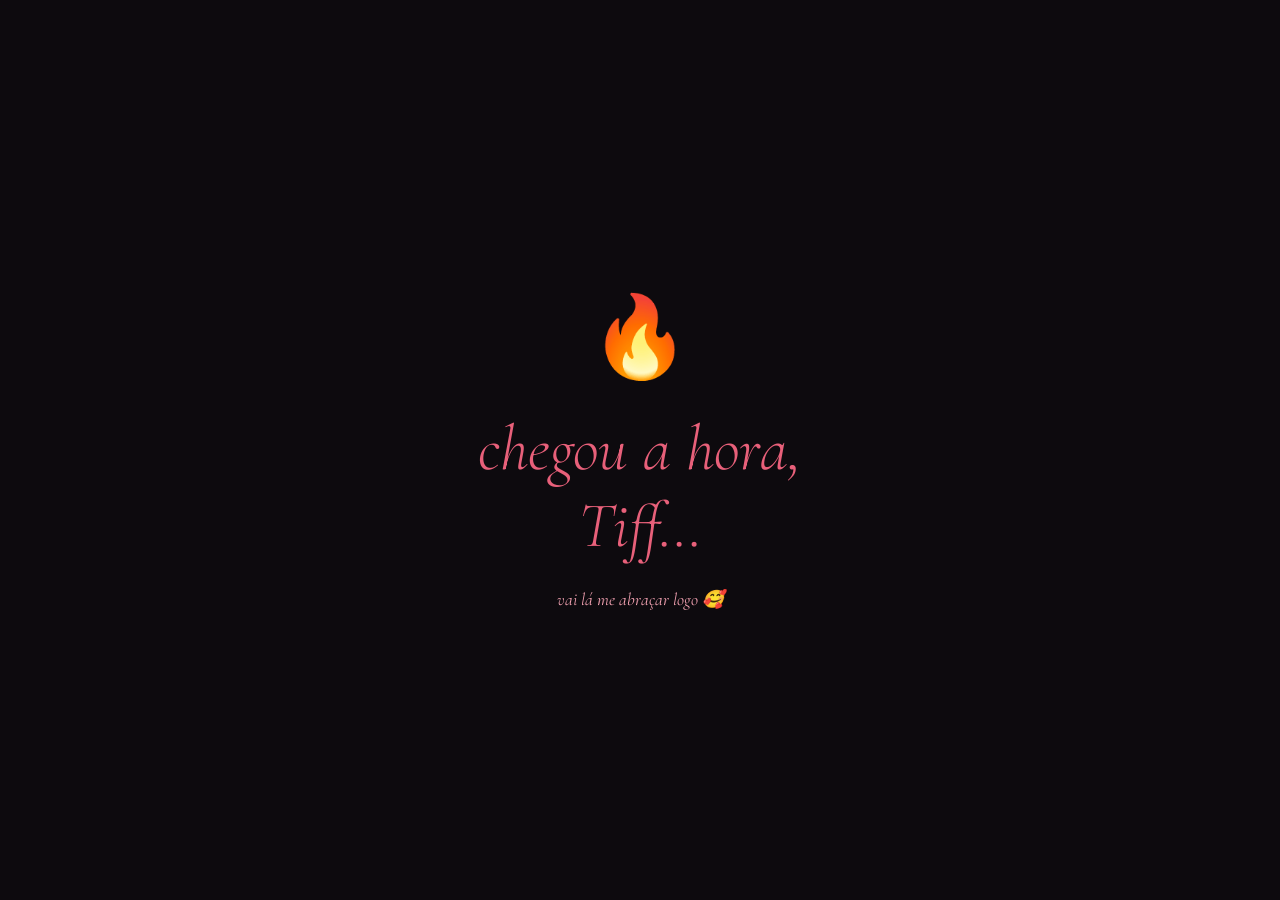
<file: contador.html>
<!DOCTYPE html>
<html lang="pt-BR">
<head>
<meta charset="UTF-8">
<meta name="viewport" content="width=device-width, initial-scale=1.0">
<title>Dormir Agarrado com a Tiff 🔥</title>
<link href="https://fonts.googleapis.com/css2?family=Cormorant+Garamond:ital,wght@0,300;0,600;1,300;1,600&family=Space+Mono:wght@400;700&display=swap" rel="stylesheet">
<style>
  *, *::before, *::after { box-sizing: border-box; margin: 0; padding: 0; }

  :root {
    --bg:      #0d0a0e;
    --bg2:     #120e14;
    --wine:    #8b1a3a;
    --rose:    #c9445e;
    --hot:     #e8607a;
    --blush:   #f0a0b0;
    --cream:   #f5e6e8;
    --dim:     #4a3040;
    --mono:    'Space Mono', monospace;
    --serif:   'Cormorant Garamond', serif;
  }

  html, body {
    height: 100%;
    background: var(--bg);
    color: var(--cream);
    font-family: var(--serif);
    overflow: hidden;
  }

  /* ── canvas bg ── */
  #canvas-bg {
    position: fixed;
    inset: 0;
    z-index: 0;
  }

  /* ── vignette ── */
  body::after {
    content: '';
    position: fixed;
    inset: 0;
    background: radial-gradient(ellipse at center, transparent 30%, rgba(13,10,14,0.85) 100%);
    pointer-events: none;
    z-index: 1;
  }

  /* ── layout ── */
  .stage {
    position: relative;
    z-index: 2;
    height: 100vh;
    display: flex;
    flex-direction: column;
    align-items: center;
    justify-content: center;
    gap: 0;
    padding: 2rem 1.5rem;
  }

  /* ── top label ── */
  .eyebrow {
    font-family: var(--mono);
    font-size: 10px;
    letter-spacing: 0.3em;
    text-transform: uppercase;
    color: var(--rose);
    opacity: 0;
    animation: appear 0.8s 0.1s ease forwards;
    margin-bottom: 1.2rem;
  }

  /* ── title ── */
  .title-wrap {
    text-align: center;
    opacity: 0;
    animation: appear 1s 0.3s ease forwards;
    margin-bottom: 2.5rem;
  }
  .title-wrap h1 {
    font-family: var(--serif);
    font-size: clamp(2rem, 6vw, 4.2rem);
    font-weight: 300;
    font-style: italic;
    line-height: 1.15;
    color: var(--cream);
  }
  .title-wrap h1 strong {
    font-weight: 600;
    font-style: italic;
    color: var(--hot);
    display: block;
  }

  /* ── heat bar ── */
  .heat-bar {
    display: flex;
    align-items: center;
    gap: 6px;
    margin-bottom: 2.5rem;
    opacity: 0;
    animation: appear 0.8s 0.55s ease forwards;
  }
  .heat-dot {
    width: 6px; height: 6px;
    border-radius: 50%;
    background: var(--dim);
    transition: background 0.4s;
  }
  .heat-dot.lit { background: var(--rose); box-shadow: 0 0 8px var(--rose); }
  .heat-dot.hot { background: var(--hot); box-shadow: 0 0 12px var(--hot); }

  /* ── clock ── */
  .clock-row {
    display: flex;
    align-items: flex-start;
    gap: clamp(8px, 2.5vw, 28px);
    opacity: 0;
    animation: appear 1s 0.5s ease forwards;
    margin-bottom: 2rem;
  }
  .unit {
    display: flex;
    flex-direction: column;
    align-items: center;
    gap: 6px;
  }
  .digits {
    font-family: var(--mono);
    font-size: clamp(3rem, 9vw, 6.5rem);
    font-weight: 700;
    color: var(--cream);
    line-height: 1;
    min-width: 2ch;
    text-align: center;
    position: relative;
    transition: color 0.25s;
  }
  .digits.flash { color: var(--hot); }
  .digits::after {
    content: '';
    position: absolute;
    bottom: -4px; left: 0; right: 0;
    height: 1px;
    background: linear-gradient(90deg, transparent, var(--wine), transparent);
  }
  .lbl {
    font-family: var(--mono);
    font-size: 9px;
    letter-spacing: 0.2em;
    text-transform: uppercase;
    color: var(--dim);
  }
  .sep {
    font-family: var(--mono);
    font-size: clamp(2.5rem, 7vw, 5rem);
    color: var(--wine);
    line-height: 1;
    padding-top: 0.05em;
    animation: blink 1.2s step-end infinite;
  }
  @keyframes blink {
    0%, 100% { opacity: 1; }
    50%       { opacity: 0.15; }
  }

  /* ── progress ── */
  .progress-area {
    width: 100%;
    max-width: 520px;
    opacity: 0;
    animation: appear 0.8s 0.8s ease forwards;
    margin-bottom: 2rem;
  }
  .prog-labels {
    display: flex;
    justify-content: space-between;
    font-family: var(--mono);
    font-size: 9px;
    letter-spacing: 0.15em;
    color: var(--dim);
    text-transform: uppercase;
    margin-bottom: 7px;
  }
  .prog-track {
    height: 3px;
    background: #2a1a20;
    border-radius: 99px;
    overflow: hidden;
    position: relative;
  }
  .prog-fill {
    height: 100%;
    border-radius: 99px;
    background: linear-gradient(90deg, var(--wine), var(--rose), var(--hot));
    transition: width 1s linear;
    position: relative;
  }
  .prog-fill::after {
    content: '';
    position: absolute;
    right: 0; top: 50%;
    transform: translate(50%, -50%);
    width: 7px; height: 7px;
    border-radius: 50%;
    background: var(--hot);
    box-shadow: 0 0 10px var(--hot);
  }
  #pct-label {
    font-family: var(--mono);
    font-size: 9px;
    color: var(--rose);
    text-align: right;
    margin-top: 5px;
    letter-spacing: 0.1em;
  }

  /* ── phrase ── */
  .phrase {
    max-width: 420px;
    text-align: center;
    opacity: 0;
    animation: appear 1s 1s ease forwards;
  }
  .phrase p {
    font-family: var(--serif);
    font-style: italic;
    font-size: clamp(0.95rem, 2.2vw, 1.15rem);
    color: #7a4555;
    line-height: 1.8;
  }
  .phrase p span {
    color: var(--blush);
  }
  .highlight {
    display: inline;
    background: var(--rose);
    color: #0d0a0e;
    font-style: italic;
    font-weight: 600;
    padding: 0.05em 0.4em 0.1em;
    border-radius: 2px;
    box-decoration-break: clone;
    -webkit-box-decoration-break: clone;
    line-height: 1.5;
    box-shadow: 2px 2px 0 rgba(0,0,0,0.35);
  }

  /* ── done ── */
  .done-screen {
    display: none;
    position: fixed;
    inset: 0;
    z-index: 10;
    background: var(--bg);
    flex-direction: column;
    align-items: center;
    justify-content: center;
    gap: 1.5rem;
    text-align: center;
    padding: 2rem;
  }
  .done-screen .fire { font-size: 5rem; animation: pulse 1s ease infinite; }
  .done-screen h2 {
    font-family: var(--serif);
    font-style: italic;
    font-size: clamp(2.2rem, 7vw, 4rem);
    font-weight: 300;
    color: var(--hot);
    line-height: 1.2;
  }
  .done-screen p {
    font-family: var(--serif);
    font-style: italic;
    font-size: 1.1rem;
    color: var(--blush);
  }
  @keyframes pulse {
    0%, 100% { transform: scale(1); }
    50%       { transform: scale(1.2); }
  }

  @keyframes appear {
    from { opacity: 0; transform: translateY(18px); }
    to   { opacity: 1; transform: translateY(0); }
  }

  @media (max-width: 480px) {
    .clock-row { gap: 6px; }
    .sep { padding-top: 0; }
  }
</style>
</head>
<body>

<!-- Particle canvas -->
<canvas id="canvas-bg"></canvas>

<div class="stage">

  <p class="eyebrow">⟡ contagem regressiva ⟡</p>

  <div class="title-wrap">
    <h1>
      dormir agarrado<br>com você,
      <strong>Tiff 🔥</strong>
    </h1>
  </div>

  <div class="heat-bar" id="heatBar">
    <div class="heat-dot" id="d0"></div>
    <div class="heat-dot" id="d1"></div>
    <div class="heat-dot" id="d2"></div>
    <div class="heat-dot" id="d3"></div>
    <div class="heat-dot" id="d4"></div>
    <div class="heat-dot" id="d5"></div>
    <div class="heat-dot" id="d6"></div>
    <div class="heat-dot" id="d7"></div>
  </div>

  <div class="clock-row">
    <div class="unit">
      <div class="digits" id="days">--</div>
      <div class="lbl">dias</div>
    </div>
    <div class="sep">:</div>
    <div class="unit">
      <div class="digits" id="hours">--</div>
      <div class="lbl">horas</div>
    </div>
    <div class="sep">:</div>
    <div class="unit">
      <div class="digits" id="minutes">--</div>
      <div class="lbl">min</div>
    </div>
    <div class="sep">:</div>
    <div class="unit">
      <div class="digits" id="seconds">--</div>
      <div class="lbl">seg</div>
    </div>
  </div>

  <div class="progress-area">
    <div class="prog-labels">
      <span>agora</span>
      <span>27/06 · 18h00</span>
    </div>
    <div class="prog-track">
      <div class="prog-fill" id="bar" style="width:0%"></div>
    </div>
    <div id="pct-label">0.0% concluído</div>
  </div>

  <div class="phrase">
    <p>
      "quero sentir esse cheiro<br>
      que me deixa maluco,<br>
      <span class="highlight">MINHA MULHER</span>"
    </p>
  </div>

  <!-- done screen -->
  <div class="done-screen" id="doneScreen">
    <span class="fire">🔥</span>
    <h2>chegou a hora,<br>Tiff…</h2>
    <p>vai lá me abraçar logo 🥰</p>
  </div>

</div>

<script>
/* ── particle canvas ── */
const canvas = document.getElementById('canvas-bg');
const ctx    = canvas.getContext('2d');
let W, H;

function resize() {
  W = canvas.width  = window.innerWidth;
  H = canvas.height = window.innerHeight;
}
resize();
window.addEventListener('resize', resize);

const COLORS = ['#8b1a3a','#c9445e','#e8607a','#f0a0b0','#3d1020'];
const particles = Array.from({length: 70}, () => ({
  x: Math.random() * 9999,
  y: Math.random() * 9999,
  r: 0.5 + Math.random() * 1.5,
  speed: 0.08 + Math.random() * 0.2,
  angle: Math.random() * Math.PI * 2,
  color: COLORS[Math.floor(Math.random() * COLORS.length)],
  opacity: 0.1 + Math.random() * 0.35
}));

function drawParticles() {
  ctx.clearRect(0, 0, W, H);
  for (const p of particles) {
    p.x += Math.cos(p.angle) * p.speed;
    p.y += Math.sin(p.angle) * p.speed;
    if (p.x < 0) p.x = W; if (p.x > W) p.x = 0;
    if (p.y < 0) p.y = H; if (p.y > H) p.y = 0;
    ctx.beginPath();
    ctx.arc(p.x % W, p.y % H, p.r, 0, Math.PI * 2);
    ctx.fillStyle = p.color + Math.round(p.opacity * 255).toString(16).padStart(2,'0');
    ctx.fill();
  }
  requestAnimationFrame(drawParticles);
}
drawParticles();

/* ── countdown ── */
const target  = new Date('2026-06-27T18:00:00');
const start   = new Date('2026-06-23T00:00:00'); // today reference
const totalMs = target - start;
const pad     = n => String(n).padStart(2, '0');

let prevSec = -1;

function updateHeat(pct) {
  const dots = document.querySelectorAll('.heat-dot');
  const lit  = Math.round(pct / 100 * dots.length);
  dots.forEach((d, i) => {
    d.className = 'heat-dot';
    if (i < lit - 1) d.classList.add('lit');
    if (i === lit - 1) d.classList.add('hot');
  });
}

function tick() {
  const now  = new Date();
  const diff = target - now;

  if (diff <= 0) {
    document.getElementById('doneScreen').style.display = 'flex';
    return;
  }

  const d = Math.floor(diff / 86400000);
  const h = Math.floor((diff % 86400000) / 3600000);
  const m = Math.floor((diff % 3600000)  / 60000);
  const s = Math.floor((diff % 60000)    / 1000);

  document.getElementById('days').textContent    = pad(d);
  document.getElementById('hours').textContent   = pad(h);
  document.getElementById('minutes').textContent = pad(m);
  document.getElementById('seconds').textContent = pad(s);

  if (s !== prevSec) {
    const el = document.getElementById('seconds');
    el.classList.add('flash');
    clearTimeout(el._t);
    el._t = setTimeout(() => el.classList.remove('flash'), 300);
    prevSec = s;
  }

  const elapsed = Math.max(0, totalMs - diff);
  const pct = Math.min(100, (elapsed / totalMs) * 100);
  document.getElementById('bar').style.width = pct.toFixed(2) + '%';
  document.getElementById('pct-label').textContent = pct.toFixed(1) + '% concluído';
  updateHeat(pct);
}

tick();
setInterval(tick, 1000);
</script>
</body>
</html>
</file>
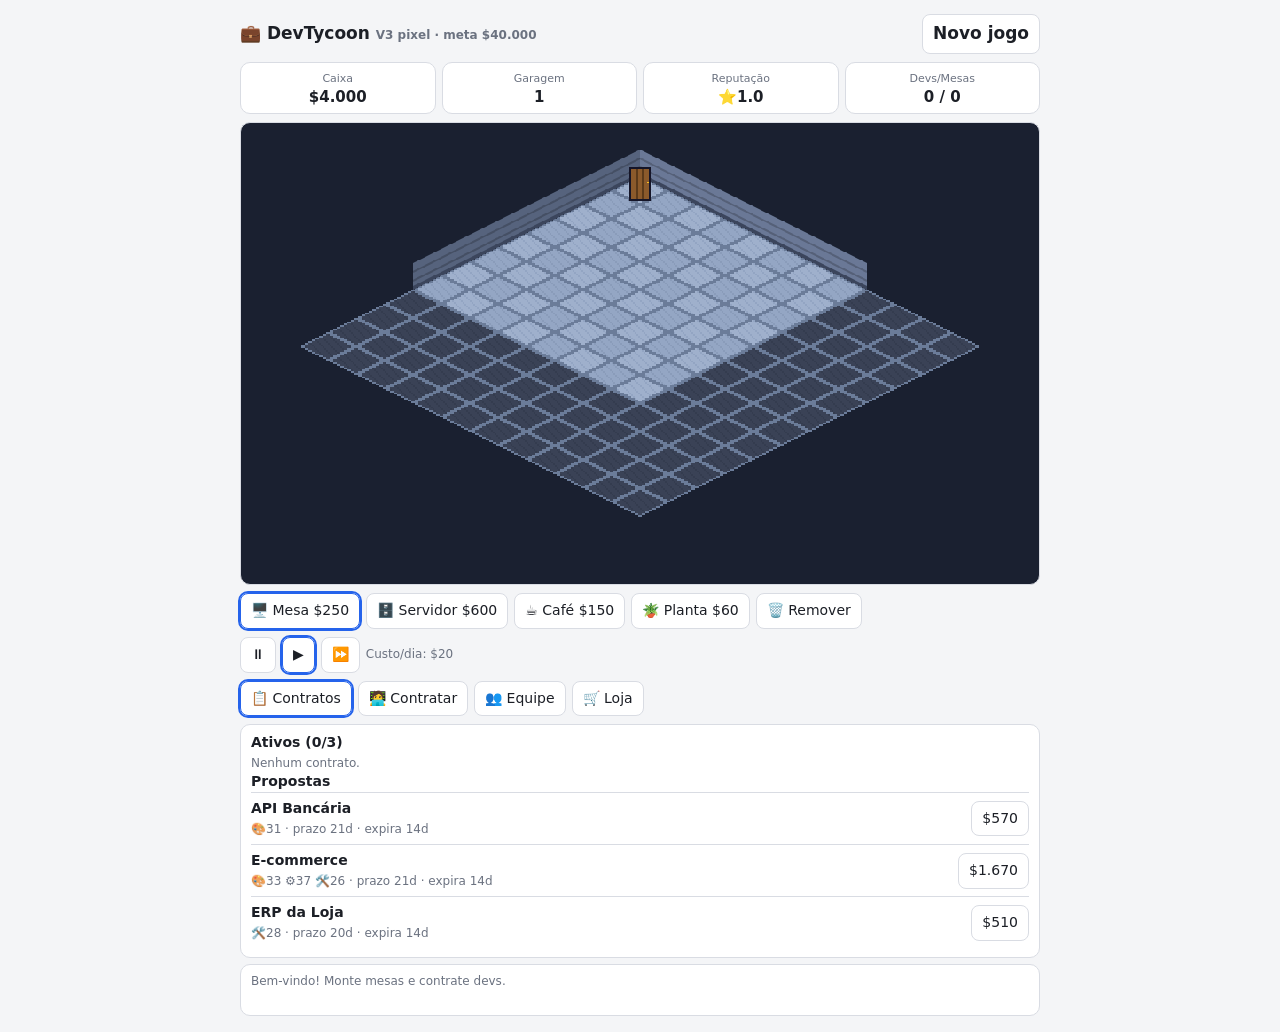
<file: DevTycoon V2.html>
<!DOCTYPE html>
<html lang="pt-BR"><head><meta charset="utf-8">
<meta name="viewport" content="width=device-width, initial-scale=1, viewport-fit=cover">
<title>DevTycoon V2</title>
<style>
:root{--bg:#f4f5f7;--fg:#1c1f26;--card:#fff;--mut:#6b7280;--ac:#2563eb;--bd:#d9dce3;--fl:#e9ecf3;--fl2:#dde1ea;--ok:#16a34a;--bad:#dc2626;box-sizing:border-box;padding-top:env(safe-area-inset-top,0px);padding-bottom:env(safe-area-inset-bottom,0px)}
@media (prefers-color-scheme:dark){:root:not([data-theme="light"]){color-scheme:dark;--bg:#12141a;--fg:#e8eaf0;--card:#1c2029;--mut:#98a0b0;--ac:#5b8cff;--bd:#2c3240;--fl:#2a3042;--fl2:#242a3a}}
:root[data-theme="dark"]{color-scheme:dark;--bg:#12141a;--fg:#e8eaf0;--card:#1c2029;--mut:#98a0b0;--ac:#5b8cff;--bd:#2c3240;--fl:#2a3042;--fl2:#242a3a}
*{box-sizing:border-box}html,body{margin:0}
body{background:var(--bg);color:var(--fg);font:14px/1.4 system-ui,-apple-system,Segoe UI,sans-serif;padding:10px;max-width:820px;margin:0 auto}
h1{font-size:17px;margin:4px 0 8px;display:flex;justify-content:space-between;align-items:center}
.bar{display:grid;grid-template-columns:repeat(4,1fr);gap:6px;margin-bottom:8px}
.st{background:var(--card);border:1px solid var(--bd);border-radius:10px;padding:5px 6px;text-align:center}
.st b{display:block;font-size:15px}.st small{color:var(--mut);font-size:11px}
canvas{width:100%;height:auto;display:block;border:1px solid var(--bd);border-radius:10px;background:#1a2030;image-rendering:pixelated;touch-action:manipulation}
.row{display:flex;flex-wrap:wrap;gap:6px;margin:8px 0}
button{font:inherit;background:var(--card);color:var(--fg);border:1px solid var(--bd);border-radius:8px;padding:7px 10px;cursor:pointer}
button.on{border-color:var(--ac);outline:2px solid var(--ac)}button.pri{background:var(--ac);color:#fff;border-color:var(--ac)}
button:disabled{opacity:.45}
.card{background:var(--card);border:1px solid var(--bd);border-radius:10px;padding:8px 10px;margin-bottom:6px}
.it{display:flex;justify-content:space-between;align-items:center;gap:8px;padding:6px 0;border-top:1px solid var(--bd)}.it:first-child{border-top:0}
small,.m{color:var(--mut);font-size:12px}
.pg{height:6px;background:var(--bd);border-radius:3px;margin:3px 0;overflow:hidden}.pg i{display:block;height:100%}
#log{font-size:12px;color:var(--mut);min-height:34px}
#ov{position:fixed;inset:0;background:rgba(0,0,0,.6);display:none;align-items:center;justify-content:center;z-index:9;padding:20px}
#ov>div{background:var(--card);padding:20px;border-radius:14px;text-align:center;max-width:340px;width:100%}
#ov button{display:block;width:100%;margin-top:8px}
</style></head><body>
<h1><span>💼 DevTycoon <small>V3 pixel · meta $40.000</small></span><button onclick="reset()">Novo jogo</button></h1>
<div class="bar"><div class="st"><small>Caixa</small><b id="sM"></b></div><div class="st"><small id="sS"></small><b id="sD"></b></div><div class="st"><small>Reputação</small><b id="sR"></b></div><div class="st"><small>Devs/Mesas</small><b id="sE"></b></div></div>
<canvas id="cv" width="900" height="520"></canvas>
<div class="row" id="tools"></div>
<div class="row"><button onclick="spd(0)" id="b0">⏸</button><button onclick="spd(1)" id="b1" class="on">▶</button><button onclick="spd(3)" id="b3">⏩</button><span class="m" id="inf" style="align-self:center"></span></div>
<div class="row" id="tabs"></div>
<div class="card" id="pn"></div>
<div class="card"><div id="log"></div></div>
<div id="ov"><div><h2 id="ovT" style="margin-top:0"></h2><p id="ovP"></p><div id="ovB"></div></div></div>
<script>
const SZ=[8,10,12],TW=32,TH=16,OX=450,OY=60,cv=document.getElementById('cv'),cx=cv.getContext('2d');
const TL={desk:{c:250,n:'Mesa'},server:{c:600,n:'Servidor'},coffee:{c:150,n:'Café'},plant:{c:60,n:'Planta'},del:{c:0,n:'Remover'}};
const ICON={desk:'🖥️',server:'🗄️',coffee:'☕',plant:'🪴',del:'🗑️'};
const RO={front:{n:'Front',c:'#ec4899',e:'🎨'},back:{n:'Back',c:'#3b82f6',e:'⚙️'},infra:{n:'Infra',c:'#f59e0b',e:'🛠️'}};
const TR={fast:'⚡ Veloz',java:'☕ Cafeinado',calm:'🧘 Calmo'};
const UP={chair:{n:'Cadeiras ergonômicas',d:'Humor cai 40% menos',c:1500},coffee:{n:'Café premium',d:'Café dá +50% de humor',c:1200},fiber:{n:'Fibra óptica',d:'+15% de produtividade',c:2500},cloud:{n:'Servidores cloud',d:'Cada servidor atende 5 devs',c:3000}};
const NM=['Ana','Bruno','Carla','Diego','Elisa','Fábio','Gabi','Hugo','Iara','João','Lia','Marcos','Nina','Otto'];
const CL=['Site da Padaria','App de Delivery','ERP da Loja','Migração p/ Nuvem','Dashboard BI','API Bancária','E-commerce','Chatbot','Sistema de RH','Portal Escolar'];
const R=(a,b)=>a+Math.random()*(b-a),pick=a=>a[0|Math.random()*a.length],k=(x,y)=>x+','+y,n$=v=>'$'+Math.round(v).toLocaleString('pt-BR');
const fresh=()=>({money:4000,day:1,rep:1,lvl:0,tiles:{},emps:[],cands:[],off:[],act:[],up:{},log:['Bem-vindo! Monte mesas e contrate devs.'],down:{},id:0});
let G;try{G=JSON.parse(localStorage.getItem('dt2'))||fresh()}catch(e){G=fresh()}
let tool='desk',tab='ct',sp=1,acc=0,hov=null,F=[],AC=null;
const nU=()=>SZ[G.lvl],log=t=>{G.log.unshift('Dia '+G.day+': '+t);G.log=G.log.slice(0,4)};
function beep(f,d=.1){try{AC=AC||new AudioContext();const o=AC.createOscillator(),g=AC.createGain();o.frequency.value=f;g.gain.value=.05;o.connect(g);g.connect(AC.destination);o.start();o.stop(AC.currentTime+d)}catch(e){}}
function save(){try{localStorage.setItem('dt2',JSON.stringify(G,(a,v)=>a==='path'?null:v))}catch(e){}}
function reset(){try{localStorage.removeItem('dt2')}catch(e){}G=fresh();init();ui()}
function genC(){const sk=Math.max(3,Math.round(R(3,6)+G.rep*.4));return{id:++G.id,n:pick(NM),role:pick(Object.keys(RO)),sk,tr:pick(Object.keys(TR)),sal:18+sk*5,cost:(18+sk*5)*8}}
function genO(){const ro=Object.keys(RO).filter(()=>Math.random()<.55);if(!ro.length)ro.push(pick(Object.keys(RO)));const need={},m=1+G.rep*.2;let w=0;ro.forEach(r=>{need[r]=Math.round(R(18,40)*m);w+=need[r]});
 return{id:++G.id,name:pick(CL),need,tot:{...need},reward:Math.round(w*(R(15,20)+G.rep*2)/10)*10,dl:Math.round(w/(ro.length*3.5))+12,exp:14}}
function init(){while(G.cands.length<3)G.cands.push(genC());while(G.off.length<3)G.off.push(genO());spd(1)}
function assign(e){if(e.desk&&G.tiles[e.desk]==='desk')return;e.desk=Object.keys(G.tiles).find(p=>G.tiles[p]==='desk'&&!G.emps.some(o=>o.desk===p))||null;e.path=null}
function hire(i){const c=G.cands[i];if(!c||G.money<c.cost)return;G.money-=c.cost;G.cands.splice(i,1);G.emps.push({id:c.id,n:c.n,role:c.role,sk:c.sk,lvl:1,xp:0,mood:80,tr:c.tr,sal:c.sal,desk:null,x:0,y:0,path:null});assign(G.emps.at(-1));beep(520);log(c.n+' entrou na equipe!');ui()}
function fire(i){const e=G.emps.splice(i,1)[0];log(e.n+' foi demitido(a).');ui()}
function accept(id){if(G.act.length>=3)return log('Máx. 3 contratos ativos.'),ui();const o=G.off.find(x=>x.id===id);G.off=G.off.filter(x=>x!==o);G.act.push(o);beep(660);ui()}
function buy(u){const c=UP[u].c;if(G.money<c||G.up[u])return;G.money-=c;G.up[u]=1;beep(700);ui()}
function expand(){const c=[4000,10000][G.lvl];if(G.lvl>1||G.money<c)return;G.money-=c;G.lvl++;beep(800,.3);log('Escritório expandido!');ui()}
function load(){const s=Object.keys(G.tiles).filter(p=>G.tiles[p]==='server'&&!G.down[p]).length*(G.up.cloud?5:3);return G.emps.length?(s?Math.min(1,s/G.emps.length):.3):1}
function near(e,t,r){for(const p in G.tiles)if(G.tiles[p]===t){const[a,b]=p.split(',');if(Math.hypot(a-e.x,b-e.y)<=r)return 1}return 0}
function fl(t,x,y,c){F.push({t,x,y,a:1,c:c||'#16a34a'})}
function tick(){
 G.day++;const ra=load();
 for(const e of G.emps){assign(e);
  const co=near(e,'coffee',3)?(G.up.coffee?6:4)*(e.tr==='java'?1.5:1):0;
  e.mood=Math.max(0,Math.min(100,e.mood-3*(G.up.chair?.6:1)*(e.tr==='calm'?.5:1)+co+(near(e,'plant',3)?2:0)));
  if(e.seated){const o=e.sk*(.4+.6*e.mood/100)*ra*(e.tr==='fast'?1.2:1)*(G.up.fiber?1.15:1),cs=G.act.filter(c=>c.need[e.role]>0);
   cs.forEach(c=>c.need[e.role]=Math.max(0,c.need[e.role]-o/cs.length));e.xp+=o;
   if(e.xp>=e.lvl*45){e.xp=0;e.lvl++;e.sk++;e.sal+=5;beep(880);log('⬆️ '+e.n+' subiu p/ nível '+e.lvl+'!')}}}
 G.emps.filter(e=>e.mood<10).forEach(e=>log('😡 '+e.n+' pediu demissão!'));G.emps=G.emps.filter(e=>e.mood>=10);
 for(const c of [...G.act]){c.dl--;
  if(Object.values(c.need).every(v=>v<=0)){G.money+=c.reward;G.rep+=.4;fl('+'+n$(c.reward),450,200);beep(990,.25);log('✅ Entregue: '+c.name);G.act=G.act.filter(x=>x!==c)}
  else if(c.dl<=0){const p=Math.round(c.reward*.25);G.money-=p;G.rep=Math.max(0,G.rep-.6);fl('-'+n$(p),450,200,'#dc2626');log('❌ Prazo estourou: '+c.name);G.act=G.act.filter(x=>x!==c)}}
 G.off.forEach(o=>o.exp--);G.off=G.off.filter(o=>o.exp>0);if(G.off.length<5&&Math.random()<.35)G.off.push(genO());
 if(G.day%5===0){G.cands=[genC(),genC(),genC()]}
 G.money-=G.emps.reduce((s,e)=>s+e.sal,0)+20*(G.lvl+1);
 for(const p in G.down)if(--G.down[p]<=0)delete G.down[p];
 if(G.money>=40000)return end('🏆 Vitória!','Sua empresa chegou a $40.000 no dia '+G.day+'.');
 if(G.money<-2000)return end('💀 Falência','A empresa quebrou no dia '+G.day+'.');
 if(Math.random()<.12)evt();save();ui()}
function modal(t,p,o){ov.style.display='flex';ovT.textContent=t;ovP.textContent=p;ovB.innerHTML='';o.forEach(([l,f])=>{const b=document.createElement('button');b.textContent=l;b.onclick=()=>{ov.style.display='none';f&&f();ui()};ovB.appendChild(b)})}
function end(t,p){modal(t,p,[['Jogar de novo',reset]])}
function evt(){const r=0|Math.random()*5,e=G.emps.length?pick(G.emps):null,sv=Object.keys(G.tiles).filter(p=>G.tiles[p]==='server');
 if(r===0)modal('📨 Escopo extra','Um cliente quer features a mais sem aumentar o prazo.',[['Aceitar: +$600, equipe -10 humor',()=>{G.money+=600;G.emps.forEach(x=>x.mood-=10)}],['Recusar: -0.2 reputação',()=>G.rep=Math.max(0,G.rep-.2)]]);
 else if(r===1&&e)modal('🧲 Proposta rival','Um concorrente quer levar '+e.n+'.',[['Dar aumento (+$10/dia, humor +20)',()=>{e.sal+=10;e.mood=Math.min(100,e.mood+20)}],['Deixar ir',()=>{G.emps=G.emps.filter(x=>x!==e)}]]);
 else if(r===2)modal('🕵️ Ataque hacker','Vulnerabilidade detectada nos sistemas.',[['Pagar segurança ($500)',()=>G.money-=500],['Ignorar (50%: perde $1.500)',()=>{if(Math.random()<.5){G.money-=1500;log('Dados vazados! -$1.500')}}]]);
 else if(r===3)modal('💸 Investidor','Um investidor oferece $2.500 por uma fatia da empresa.',[['Aceitar: +$2.500, -1 reputação',()=>{G.money+=2500;G.rep=Math.max(0,G.rep-1)}],['Recusar: +0.2 reputação',()=>G.rep+=.2]]);
 else if(sv.length){G.down[pick(sv)]=4;log('🔥 Um servidor caiu por 4 dias!')}}
function spd(s){sp=s;[0,1,3].forEach(i=>document.getElementById('b'+i).className=i===s?'on':'')}
function pk(t){tool=t;for(const i in TL)document.getElementById('t_'+i).className=i===t?'on':''}
tools.innerHTML=Object.entries(TL).map(([i,t])=>`<button id="t_${i}" onclick="pk('${i}')">${ICON[i]} ${t.n}${t.c?' '+n$(t.c):''}</button>`).join('');
tabs.innerHTML=[['ct','📋 Contratos'],['hr','🧑‍💻 Contratar'],['tm','👥 Equipe'],['sh','🛒 Loja']].map(([i,t])=>`<button id="tb_${i}" onclick="tab='${i}';ui()">${t}</button>`).join('');
function pos(ev){const r=cv.getBoundingClientRect(),px=(ev.clientX-r.left)/r.width*900,py=(ev.clientY-r.top)/r.height*520,dx=(px-OX)/TW,dy=(py-OY)/TH;return[Math.floor((dx+dy)/2),Math.floor((dy-dx)/2)]}
cv.addEventListener('mousemove',e=>hov=pos(e));cv.addEventListener('mouseleave',()=>hov=null);
cv.addEventListener('click',ev=>{const[x,y]=pos(ev),p=k(x,y),n=nU();if(x<0||y<0||x>=n||y>=n||(x===0&&y===0))return;
 if(tool==='del'){const t=G.tiles[p];if(t){G.money+=TL[t].c/2;delete G.tiles[p];G.emps.forEach(e=>e.path=null);beep(300)}}
 else if(!G.tiles[p]){if(G.money<TL[tool].c)return log('Sem caixa!'),ui();G.money-=TL[tool].c;G.tiles[p]=tool;G.emps.forEach(e=>{e.path=null;assign(e)});beep(440,.06)}
 ui()});
function ui(){
 sM.textContent=n$(G.money);sM.style.color=G.money<0?'var(--bad)':'';sD.textContent=G.day;sR.textContent='⭐'+G.rep.toFixed(1);
 sS.textContent=['Garagem','Startup','Software House','Big Tech'][Math.min(3,G.rep/2|0)];
 sE.textContent=G.emps.length+' / '+Object.values(G.tiles).filter(t=>t==='desk').length;
 inf.textContent='Custo/dia: '+n$(G.emps.reduce((s,e)=>s+e.sal,0)+20*(G.lvl+1));
 ['ct','hr','tm','sh'].forEach(i=>document.getElementById('tb_'+i).className=i===tab?'on':'');
 let h='';
 if(tab==='ct'){h='<b>Ativos ('+G.act.length+'/3)</b>'+(G.act.map(c=>`<div class="it"><div style="flex:1"><b>${c.name}</b> <small>${n$(c.reward)} · ${c.dl}d</small>${Object.keys(c.tot).map(r=>`<div class="pg"><i style="width:${100-c.need[r]/c.tot[r]*100}%;background:${RO[r].c}"></i></div>`).join('')}</div></div>`).join('')||'<br><small>Nenhum contrato.</small>')+'<br><b>Propostas</b>'+G.off.map(o=>`<div class="it"><div><b>${o.name}</b><br><small>${Object.keys(o.tot).map(r=>RO[r].e+Math.round(o.tot[r])).join(' ')} · prazo ${o.dl}d · expira ${o.exp}d</small></div><button onclick="accept(${o.id})">${n$(o.reward)}</button></div>`).join('')}
 else if(tab==='hr')h='<small>Candidatos renovam a cada 5 dias. Cada dev precisa de uma mesa.</small>'+G.cands.map((c,i)=>`<div class="it"><div>${RO[c.role].e} <b>${c.n}</b> · ${RO[c.role].n}<br><small>Skill ${c.sk} · ${TR[c.tr]} · ${n$(c.sal)}/dia</small></div><button ${G.money<c.cost?'disabled':''} onclick="hire(${i})">${n$(c.cost)}</button></div>`).join('');
 else if(tab==='tm')h=G.emps.map((e,i)=>`<div class="it"><div style="flex:1">${RO[e.role].e} <b>${e.n}</b> <small>Nv${e.lvl} · skill ${e.sk} · ${TR[e.tr]} · ${n$(e.sal)}/dia${e.desk?'':' · sem mesa!'}</small><div class="pg"><i style="width:${e.mood}%;background:${e.mood>50?'#16a34a':e.mood>25?'#f59e0b':'#dc2626'}"></i></div></div><button onclick="fire(${i})">Demitir</button></div>`).join('')||'<small>Sem devs. Vá em Contratar.</small>';
 else h=Object.entries(UP).map(([u,x])=>`<div class="it"><div><b>${x.n}</b><br><small>${x.d}</small></div><button ${G.up[u]||G.money<x.c?'disabled':''} onclick="buy('${u}')">${G.up[u]?'✔':n$(x.c)}</button></div>`).join('')+(G.lvl<2?`<div class="it"><div><b>🏢 Expandir escritório</b><br><small>${SZ[G.lvl]}x${SZ[G.lvl]} → ${SZ[G.lvl+1]}x${SZ[G.lvl+1]}</small></div><button ${G.money<[4000,10000][G.lvl]?'disabled':''} onclick="expand()">${n$([4000,10000][G.lvl])}</button></div>`:'');
 pn.innerHTML=h;log_.innerHTML=G.log.join('<br>')}
const log_=document.getElementById('log');
const P=(a,b)=>[OX+(a-b)*TW,OY+(a+b)*TH];
function poly(p,c){cx.beginPath();p.forEach(([x,y],i)=>i?cx.lineTo(x,y):cx.moveTo(x,y));cx.closePath();cx.fillStyle=c;cx.fill()}
function box(x,y,i,h,c,z=0){const x0=x+i,x1=x+1-i,y0=y+i,y1=y+1-i,L=(q,d)=>[q[0],q[1]-d],A=P(x0,y0),B=P(x1,y0),C=P(x1,y1),D=P(x0,y1);
 poly([L(D,z),L(C,z),L(C,z+h),L(D,z+h)],c[1]);poly([L(B,z),L(C,z),L(C,z+h),L(B,z+h)],c[2]);poly([L(A,z+h),L(B,z+h),L(C,z+h),L(D,z+h)],c[0])}
function em(t,x,y,s){cx.font=s+'px serif';cx.textAlign='center';cx.textBaseline='middle';cx.fillText(t,x,y)}
function draw(tm){
 const css=getComputedStyle(document.documentElement),a=css.getPropertyValue('--fl').trim(),b=css.getPropertyValue('--fl2').trim(),n=nU();
 cx.clearRect(0,0,900,520);
 for(let y=0;y<12;y++)for(let x=0;x<12;x++){const ok=x<n&&y<n;poly([P(x,y),P(x+1,y),P(x+1,y+1),P(x,y+1)],ok?((x+y)%2?a:b):'rgba(0,0,0,.28)')}
 if(hov&&hov[0]>=0&&hov[1]>=0&&hov[0]<n&&hov[1]<n){const[x,y]=hov;poly([P(x,y),P(x+1,y),P(x+1,y+1),P(x,y+1)],'rgba(91,140,255,.35)')}
 const it=[];
 for(const p in G.tiles){const[x,y]=p.split(',').map(Number),t=G.tiles[p];it.push([x+y,()=>{
  if(t==='desk'){box(x,y,.08,9,[ '#c8a06a','#a67c45','#8a6434']);box(x,y,.34,14,['#3b82f6','#1f2937','#111827'],9)}
  else if(t==='server'){const d=G.down[p];box(x,y,.15,34,['#475569','#1e293b','#0f172a']);const c=P(x+.5,y+.85);cx.fillStyle=d?'#ef4444':'#22c55e';for(let i=0;i<3;i++)cx.fillRect(c[0]-9+i*7,c[1]-26+i*8,4,3);if(d)em('🔥',c[0],c[1]-44+Math.sin(tm/150)*2,22)}
  else if(t==='coffee'){box(x,y,.3,12,['#92400e','#78350f','#451a03']);const c=P(x+.5,y+.5);em('☕',c[0],c[1]-22,18)}
  else{const c=P(x+.5,y+.5);em('🪴',c[0],c[1]-6,28)}}])}
 for(const e of G.emps)it.push([e.x+e.y+.6,()=>{const c=P(e.x+.5,e.y+.5),mv=!e.seated,by=mv?Math.abs(Math.sin(tm/110+e.id))*3:0,y0=c[1]-(e.seated?6:2)-by;
  cx.fillStyle='rgba(0,0,0,.25)';cx.beginPath();cx.ellipse(c[0],c[1]+2,9,4,0,0,7);cx.fill();
  cx.fillStyle=RO[e.role].c;cx.fillRect(c[0]-6,y0-16,12,16);cx.fillStyle='#f5c9a0';cx.beginPath();cx.arc(c[0],y0-21,6,0,7);cx.fill();
  cx.fillStyle='#0006';cx.fillRect(c[0]-10,y0-34,20,3);cx.fillStyle=e.mood>50?'#16a34a':e.mood>25?'#f59e0b':'#dc2626';cx.fillRect(c[0]-10,y0-34,20*e.mood/100,3);
  const b=!e.desk?'🪑':load()<1?'🐌':e.mood<35?'😤':'';if(b)em(b,c[0]+14,y0-36,16)}]);
 it.sort((p,q)=>p[0]-q[0]).forEach(i=>i[1]());
 em('🚪',P(.5,.5)[0],P(.5,.5)[1]-6,22);
 F.forEach(f=>{cx.globalAlpha=Math.max(0,f.a);cx.fillStyle=f.c;cx.font='bold 22px system-ui';cx.textAlign='center';cx.fillText(f.t,f.x,f.y);cx.globalAlpha=1})}
function bfs(sx,sy,tx,ty,dk){const n=nU(),q=[[sx,sy]],pr={[k(sx,sy)]:null};
 while(q.length){const[x,y]=q.shift();if(x===tx&&y===ty){const r=[];let c=k(x,y);while(pr[c]){r.unshift(c.split(',').map(Number));c=pr[c]}return r}
  for(const[dx,dy]of[[1,0],[-1,0],[0,1],[0,-1]]){const a=x+dx,b=y+dy,kk=k(a,b);if(a<0||b<0||a>=n||b>=n||kk in pr||(G.tiles[kk]&&kk!==dk))continue;pr[kk]=k(x,y);q.push([a,b])}}
 return null}
/* ===== PIXEL ART ===== */
const PAL={K:'#151528',w:'#c8a06a',W:'#a67c45',d:'#7a5530',s:'#3b82f6',S:'#93c5fd',g:'#4b5563',G:'#9ca3af',r:'#ef4444',y:'#fbbf24',n:'#22c55e',N:'#15803d',b:'#8b5a2b',B:'#5b3a1a',p:'#f3f4f6'};
function bake(rows,ov={},sc=2){const c=document.createElement('canvas');c.width=rows[0].length*sc;c.height=rows.length*sc;const g=c.getContext('2d'),p={...PAL,...ov};rows.forEach((r,y)=>[...r].forEach((ch,x)=>{if(p[ch]){g.fillStyle=p[ch];g.fillRect(x*sc,y*sc,sc,sc)}}));return c}
const U=['KGGGGGGGGGGGGK','KgnygKKKKKKKgK','KKKKKKKKKKKKKK'],SV=[...U,...U,...U,...U,'Kg..........gK','KK..........KK'];
const S={
desk:bake(['....KSSSSSSSSK....','....KsGGGGsssK....','....KsssssGGsK....','....KsGGGssssK....','....KssssssssK....','....KKKKKKKKKK....','........gg........','KKKKKKKKKKKKKKKKKK','KwwwwwwwwwwwwwwwwK','KWWWWWWWWWWWWWWWWK','KKKKKKKKKKKKKKKKKK','Kd..............dK','Kd..............dK','KK..............KK']),
server:bake(SV),serverX:bake(SV,{n:'#ef4444',y:'#ef4444'}),
coffee:bake(['.KKKKKKKK.','.KggggggK.','.KgrnygGK.','.KggggggK.','.KKKKKKKK.','.Kg....gK.','.Kg.pp.gK.','.Kg.bb.gK.','.KKKKKKKK.','.KggggggK.','.KKKKKKKK.']),
plant:bake(['..n..N..n.','.nnn.nn.nn','.nNnnnNnn.','nnnnNnnnnN','.nnnnnnnn.','..nnNnnn..','....N.....','..BBBBBB..','.BbbbbbbB.','.BbbbbbbB.','..BbbbbB..','..BBBBBB..']),
door:bake(['KKKKKKKKKKKK',...Array(7).fill('KbbbBbbBbbbK'),'KbbbBbbBbbyK',...Array(9).fill('KbbbBbbBbbbK'),'KKKKKKKKKKKK'])};
function floor(c1,c2){const c=document.createElement('canvas');c.width=64;c.height=32;const g=c.getContext('2d');for(let y=0;y<16;y++)for(let x=0;x<32;x++){const v=Math.abs(x-15.5)/16+Math.abs(y-7.5)/8;if(v>1)continue;g.fillStyle=v>.88?'#6b7c99':((x*7+y*13)%5===0?c2:c1);g.fillRect(x*2,y*2,2,2)}return c}
const FL=[floor('#9fb0cc','#93a5c3'),floor('#94a6c4','#8a9cba')],FLK=floor('#3a4256','#343c4f');
const CH=['..hhhh..','.hhhhhh.','.hkkkkh.','.kKkkKk.','.kkkkkk.','..kkkk..','.TttttT.','TTttttTT','kTttttTk','.tttttt.'],LA=['..gggg..','..g..g..','..g..g..','.KK..KK.'],LB=['..gggg..','.gg..gg.','.g....g.','KK....KK'];
const EC={},HR=['#2b1d0e','#6b3e1b','#d4a017','#111827','#b45309'],SK=['#f5c9a0','#e0ac80','#a9714b','#7a4a2d'],SH={front:['#ec4899','#be185d'],back:['#3b82f6','#1d4ed8'],infra:['#f59e0b','#b45309']};
function ES(e){const kk=e.role+e.id%5+e.id%4;return EC[kk]||(EC[kk]=[LA,LB].map(l=>bake([...CH,...l],{h:HR[e.id%5],k:SK[e.id%4],t:SH[e.role][0],T:SH[e.role][1]})))}
function draw2(tm){
 const n=nU();cx.imageSmoothingEnabled=false;cx.clearRect(0,0,900,520);
 for(let y=0;y<12;y++)for(let x=0;x<12;x++){const q=P(x,y);cx.drawImage(x<n&&y<n?FL[(x+y)%2]:FLK,q[0]-32,q[1])}
 for(let i=0;i<n;i++){const L=[P(0,i),P(0,i+1)],Rr=[P(i,0),P(i+1,0)];[[L,'#56637d'],[Rr,'#6a7896']].forEach(([w,c])=>{poly([w[0],w[1],[w[1][0],w[1][1]-30],[w[0][0],w[0][1]-30]],c);cx.strokeStyle='rgba(0,0,0,.2)';cx.lineWidth=2;[10,20].forEach(h=>{cx.beginPath();cx.moveTo(w[0][0],w[0][1]-h);cx.lineTo(w[1][0],w[1][1]-h);cx.stroke()});cx.fillStyle='#3b455c';poly([w[0],w[1],[w[1][0],w[1][1]-4],[w[0][0],w[0][1]-4]],'#3b455c')})}
 if(hov&&hov[0]>=0&&hov[1]>=0&&hov[0]<n&&hov[1]<n){const[x,y]=hov;poly([P(x,y),P(x+1,y),P(x+1,y+1),P(x,y+1)],'rgba(255,255,255,.3)')}
 const it=[[-1,()=>{const c=P(.5,.5);cx.drawImage(S.door,c[0]-12,c[1]-26)}]];
 for(const p in G.tiles){const[x,y]=p.split(',').map(Number),t=G.tiles[p],dn=t==='server'&&G.down[p];it.push([x+y,()=>{const c=P(x+.5,y+.5),im=S[dn?'serverX':t];cx.fillStyle='rgba(0,0,0,.22)';cx.beginPath();cx.ellipse(c[0],c[1]+5,im.width/2.4,5,0,0,7);cx.fill();cx.drawImage(im,c[0]-im.width/2,c[1]+8-im.height);if(dn)em('🔥',c[0],c[1]-22+Math.sin(tm/150)*2,16)}])}
 for(const e of G.emps)it.push([e.x+e.y+(e.seated?.6:.3),()=>{const c=P(e.x+.5,e.y+.5),mv=!e.seated,img=ES(e)[mv?(0|tm/170)%2:0],by=mv?Math.abs(Math.sin(tm/110+e.id))*2:0,ty=c[1]-24-by;
  if(mv){cx.fillStyle='rgba(0,0,0,.22)';cx.beginPath();cx.ellipse(c[0],c[1]+5,8,4,0,0,7);cx.fill();cx.drawImage(img,c[0]-8,ty)}else cx.drawImage(img,0,0,16,20,c[0]-8,c[1]-24,16,20);
  cx.fillStyle='#000a';cx.fillRect(c[0]-9,ty-6,18,4);cx.fillStyle=e.mood>50?'#22c55e':e.mood>25?'#f59e0b':'#ef4444';cx.fillRect(c[0]-8,ty-5,16*e.mood/100,2);
  const b=!e.desk?'🪑':load()<1?'🐌':e.mood<35?'😤':'';if(b)em(b,c[0]+14,ty-10,14)}]);
 it.sort((p,q)=>p[0]-q[0]).forEach(i=>i[1]());
 F.forEach(f=>{cx.globalAlpha=Math.max(0,f.a);cx.font='bold 22px monospace';cx.textAlign='center';cx.fillStyle='#000';cx.fillText(f.t,f.x+2,f.y+2);cx.fillStyle=f.c;cx.fillText(f.t,f.x,f.y);cx.globalAlpha=1})}
let last=performance.now();
function frame(t){const dt=Math.min(.1,(t-last)/1000);last=t;
 if(ov.style.display!=='flex'){if(sp)acc+=dt*sp;if(acc>=2.2){acc=0;tick()}
  for(const e of G.emps){const tg=e.desk?e.desk.split(',').map(Number):[0,0],dd=Math.hypot(tg[0]-e.x,tg[1]-e.y);e.seated=dd<.05&&!!e.desk;if(dd<.05)continue;
   if(!e.path)e.path=bfs(Math.round(e.x),Math.round(e.y),tg[0],tg[1],e.desk)||[tg];
   const nx=e.path[0];if(!nx){e.path=null;e.x=tg[0];e.y=tg[1];continue}
   const d=Math.hypot(nx[0]-e.x,nx[1]-e.y),s=2.2*dt*Math.max(1,sp);if(d<=s){e.x=nx[0];e.y=nx[1];e.path.shift()}else{e.x+=(nx[0]-e.x)/d*s;e.y+=(nx[1]-e.y)/d*s}}
  F.forEach(f=>{f.y-=28*dt;f.a-=dt*.6});F=F.filter(f=>f.a>0)}
 draw2(t);requestAnimationFrame(frame)}
init();pk('desk');ui();requestAnimationFrame(frame);
</script></body></html>
</file>
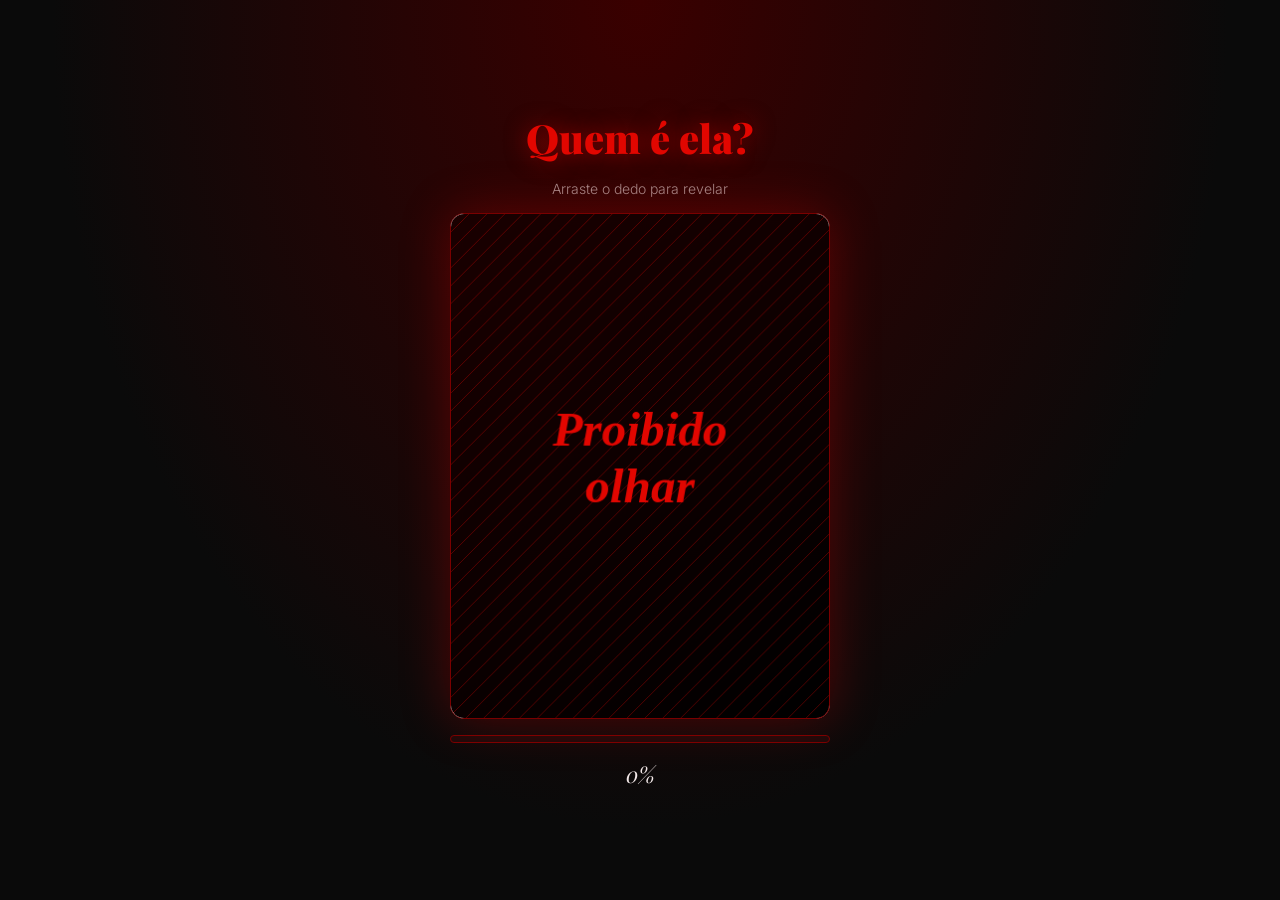
<file: game.html>
<!DOCTYPE html>
<html lang="pt-BR">
<head>
<meta charset="UTF-8">
<meta name="viewport" content="width=device-width, initial-scale=1, viewport-fit=cover">
<title>Arraste e descubra</title>
<link href="https://fonts.googleapis.com/css2?family=Playfair+Display:ital,wght@0,900;1,500&family=Inter:wght@300;500&display=swap" rel="stylesheet">
<style>
:root{--bg:#0a0a0a;--red:#e10600;--red2:#7a0000;--text:#f3e9e9;--muted:#a58a8a;color-scheme:dark;box-sizing:border-box;padding-top:env(safe-area-inset-top,0px);padding-bottom:env(safe-area-inset-bottom,0px)}
@media (prefers-color-scheme:dark){:root:not([data-theme="light"]){--bg:#0a0a0a;--red:#e10600;--text:#f3e9e9}}
:root[data-theme="dark"]{--bg:#0a0a0a;--red:#e10600;--text:#f3e9e9}
html{scroll-padding-top:env(safe-area-inset-top,0px)}
*{box-sizing:border-box}
body{margin:0;min-height:100vh;background:radial-gradient(ellipse at 50% 0%,#3a0000,var(--bg) 65%);color:var(--text);font-family:'Inter',system-ui,sans-serif;display:flex;flex-direction:column;align-items:center;justify-content:center;gap:16px;padding:20px 16px;overflow-x:hidden;user-select:none;-webkit-user-select:none}
h1{font-family:'Playfair Display',Georgia,serif;font-weight:900;font-size:clamp(28px,8vw,40px);margin:0;color:var(--red);text-shadow:0 0 22px rgba(225,6,0,.55);text-align:center}
.sub{font-weight:300;color:var(--muted);margin:0;font-size:14px;text-align:center}
.stage{position:relative;width:min(100%,380px);aspect-ratio:3/4;border:1px solid var(--red2);border-radius:14px;overflow:hidden;background:#fff;box-shadow:0 0 50px rgba(225,6,0,.3)}
.stage img.pic{position:absolute;inset:0;width:100%;height:100%;object-fit:cover}
canvas{position:absolute;inset:0;width:100%;height:100%;touch-action:none;cursor:grab;transition:opacity .9s}
canvas.gone{opacity:0;pointer-events:none}
.mascot{position:absolute;width:55px;height:30px;image-rendering:pixelated;pointer-events:none;transform:translate(-50%,-110%);display:none;z-index:2}
.bar{width:min(100%,380px);height:8px;border-radius:99px;background:#1c0a0a;border:1px solid var(--red2);overflow:hidden}
.bar i{display:block;height:100%;width:0;background:linear-gradient(90deg,var(--red2),var(--red));transition:width .15s}
.msg{font-family:'Playfair Display',Georgia,serif;font-style:italic;font-size:22px;text-align:center;min-height:30px;margin:0}
button{font:500 15px 'Inter',sans-serif;background:transparent;color:var(--text);border:1px solid var(--red);border-radius:99px;padding:10px 24px;cursor:pointer;display:none}
button:focus-visible{outline:2px solid var(--red);outline-offset:3px}
@media (prefers-reduced-motion:reduce){canvas{transition:none}}
</style>
</head>
<body>
<h1>Quem é ela?</h1>
<p class="sub">Arraste o dedo para revelar</p>
<div class="stage" id="stage">
  <img class="pic" src="[data-uri]" alt="Retrato em vermelho">
  <canvas id="c"></canvas>
  <img class="mascot" id="m" src="[data-uri]" alt="">
</div>
<div class="bar"><i id="p"></i></div>
<p class="msg" id="msg">0%</p>
<button id="again">Jogar de novo</button>
<script>
const st=document.getElementById('stage'),c=document.getElementById('c'),x=c.getContext('2d'),m=document.getElementById('m'),
p=document.getElementById('p'),msg=document.getElementById('msg'),again=document.getElementById('again');
let W,H,down=false,last=null,done=false,tick=0;
const steps=[[0,'0%'],[15,'Continua… 😏'],[35,'Tá ficando bom…'],[55,'Quase lá 🔥'],[75,'Só mais um pouco…']];
function cover(){
  const r=st.getBoundingClientRect(),d=Math.min(devicePixelRatio||1,2);
  W=c.width=Math.round(r.width*d);H=c.height=Math.round(r.height*d);
  x.globalCompositeOperation='source-over';
  const g=x.createLinearGradient(0,0,W,H);g.addColorStop(0,'#1a0000');g.addColorStop(1,'#000');
  x.fillStyle=g;x.fillRect(0,0,W,H);
  x.strokeStyle='rgba(225,6,0,.35)';x.lineWidth=d;
  for(let i=-H;i<W;i+=18*d){x.beginPath();x.moveTo(i,H);x.lineTo(i+H,0);x.stroke()}
  x.fillStyle='#e10600';x.textAlign='center';x.font='italic 900 '+(W*.13)+'px "Playfair Display",Georgia,serif';
  x.fillText('Proibido',W/2,H*.46);x.fillText('olhar',W/2,H*.46+W*.15);
  x.globalCompositeOperation='destination-out';
}
function pos(e){const r=c.getBoundingClientRect();return{x:(e.clientX-r.left)/r.width*W,y:(e.clientY-r.top)/r.height*H,px:e.clientX-r.left,py:e.clientY-r.top}}
function scratch(a,b){
  x.lineCap=x.lineJoin='round';x.lineWidth=W*.14;x.beginPath();
  x.moveTo(a.x,a.y);x.lineTo(b.x,b.y);x.stroke();
}
function progress(){
  const s=40,t=document.createElement('canvas');t.width=s;t.height=Math.round(s*H/W);
  const k=t.getContext('2d');k.drawImage(c,0,0,t.width,t.height);
  const d=k.getImageData(0,0,t.width,t.height).data;let n=0;
  for(let i=3;i<d.length;i+=4)if(d[i]<40)n++;
  return Math.round(n/(d.length/4)*100);
}
function update(){
  const v=progress();p.style.width=Math.min(v,100)+'%';
  if(v>=60&&!done)return win();
  for(const [t,s] of steps)if(v>=t)msg.textContent=s.includes('%')?v+'%':s;
}
function win(){
  done=true;c.classList.add('gone');m.style.display='none';p.style.width='100%';
  msg.textContent='Sábado, vem fazer yoga em mim 😈';again.style.display='inline-block';
  if(navigator.vibrate)navigator.vibrate(120);
}
c.addEventListener('pointerdown',e=>{if(done)return;down=true;c.setPointerCapture(e.pointerId);last=pos(e);scratch(last,last);m.style.display='block'});
c.addEventListener('pointermove',e=>{if(!down||done)return;const n=pos(e);scratch(last,n);last=n;
  m.style.left=n.px+'px';m.style.top=n.py+'px';if(++tick%6===0)update()});
const end=()=>{down=false;m.style.display='none';if(!done)update()};
c.addEventListener('pointerup',end);c.addEventListener('pointercancel',end);
again.addEventListener('click',()=>{done=false;c.classList.remove('gone');again.style.display='none';p.style.width='0';msg.textContent='0%';cover()});
addEventListener('resize',()=>{if(!done)cover()});
cover();
</script>
</body>
</html>
</file>
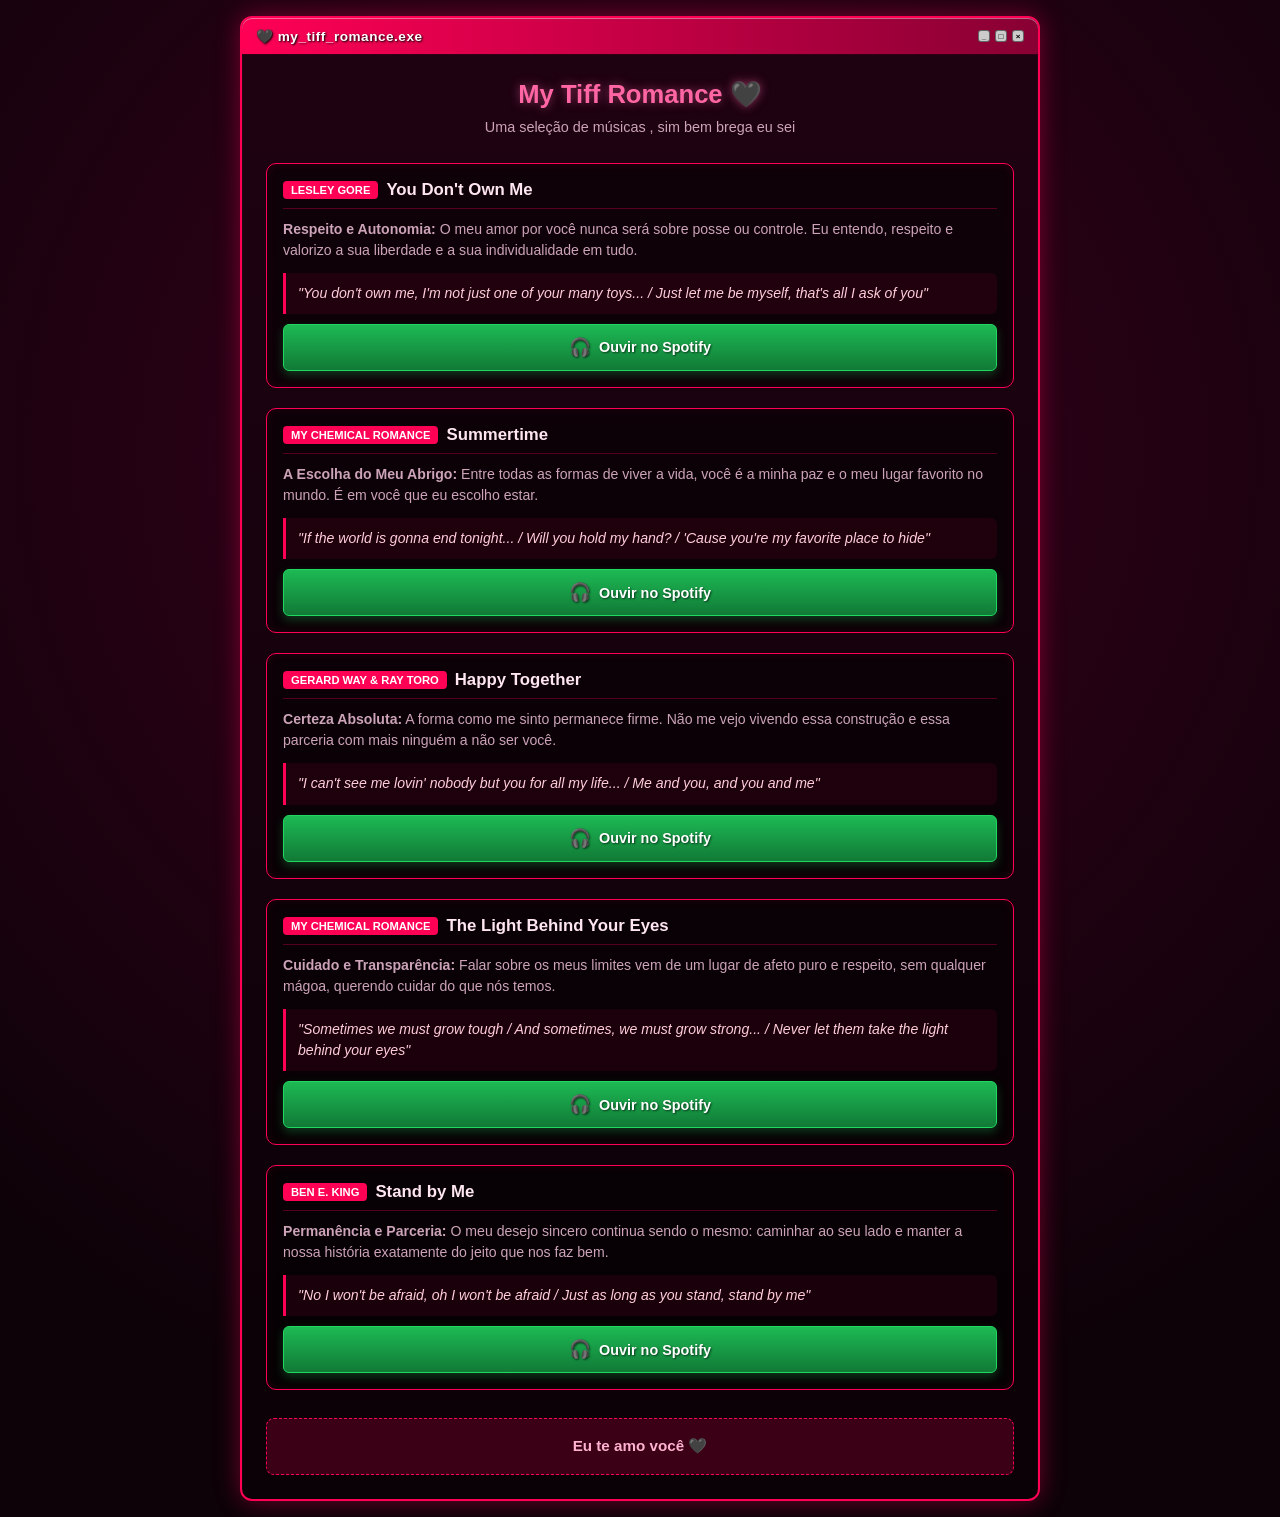
<file: love.html>
<!DOCTYPE html>
<html lang="pt-BR">
<head>
  <meta charset="UTF-8">
  <meta name="viewport" content="width=device-width, initial-scale=1.0">
  <title>My Tiff Romance 🖤✨</title>
  <style>
    * {
      box-sizing: border-box;
      margin: 0;
      padding: 0;
      font-family: 'Tahoma', 'Geneva', 'Verdana', sans-serif;
    }

    body {
      background: #0d0208;
      background-image: 
        radial-gradient(circle at 50% 30%, #3a001e 0%, #0d0208 80%),
        repeating-linear-gradient(0deg, rgba(255, 255, 255, 0.03), rgba(255, 255, 255, 0.03) 1px, transparent 1px, transparent 2px);
      color: #ffffff;
      min-height: 100vh;
      padding: 16px 12px;
      display: flex;
      justify-content: center;
      align-items: center;
    }

    .container {
      background: linear-gradient(180deg, #1f0212 0%, #0a0106 100%);
      border: 2px solid #ff0055;
      border-radius: 12px;
      max-width: 800px;
      width: 100%;
      padding: 24px;
      box-shadow: 
        0 0 25px rgba(255, 0, 85, 0.4),
        inset 0 1px 1px rgba(255, 255, 255, 0.3);
      position: relative;
    }

    .window-header {
      background: linear-gradient(90deg, #ff0055 0%, #880033 100%);
      margin: -24px -24px 24px -24px;
      padding: 10px 14px;
      border-top-left-radius: 10px;
      border-top-right-radius: 10px;
      display: flex;
      justify-content: space-between;
      align-items: center;
      box-shadow: inset 0 1px 0 rgba(255, 255, 255, 0.4);
      border-bottom: 1px solid #330011;
    }

    .window-title {
      color: #fff;
      font-size: 0.85rem;
      font-weight: bold;
      letter-spacing: 0.5px;
      text-shadow: 1px 1px 2px #000;
    }

    .win-btns {
      display: flex;
      gap: 5px;
    }

    .win-btn {
      width: 12px;
      height: 12px;
      border-radius: 3px;
      border: 1px solid rgba(0, 0, 0, 0.5);
      background: #ccc;
      font-size: 8px;
      display: flex;
      align-items: center;
      justify-content: center;
      color: #000;
      font-weight: bold;
    }

    h1 {
      font-size: 1.6rem;
      color: #ff66a3;
      text-shadow: 0 0 10px rgba(255, 102, 163, 0.5);
      margin-bottom: 8px;
      text-align: center;
    }

    .subtitle {
      text-align: center;
      color: #cca3b8;
      font-size: 0.9rem;
      margin-bottom: 24px;
      line-height: 1.5;
    }

    .card-list {
      display: flex;
      flex-direction: column;
      gap: 20px;
    }

    .card {
      background: rgba(0, 0, 0, 0.5);
      border: 1px solid #ff0055;
      border-radius: 10px;
      padding: 16px;
      box-shadow: inset 0 0 10px rgba(255, 0, 85, 0.1);
    }

    .card-header {
      display: flex;
      flex-wrap: wrap;
      align-items: center;
      gap: 8px;
      margin-bottom: 10px;
      border-bottom: 1px solid rgba(255, 0, 85, 0.3);
      padding-bottom: 8px;
    }

    .card-tag {
      background: #ff0055;
      color: #fff;
      font-size: 0.7rem;
      font-weight: bold;
      padding: 3px 8px;
      border-radius: 4px;
      text-transform: uppercase;
    }

    .card-title {
      font-size: 1.05rem;
      color: #ffe6f0;
      font-weight: bold;
    }

    .lyric-box {
      background: rgba(255, 0, 85, 0.08);
      border-left: 3px solid #ff0055;
      padding: 10px 12px;
      margin: 10px 0;
      font-style: italic;
      color: #ffccd9;
      font-size: 0.88rem;
      line-height: 1.5;
      border-radius: 0 6px 6px 0;
    }

    .explanation {
      color: #cca3b8;
      font-size: 0.88rem;
      line-height: 1.5;
      margin-bottom: 12px;
    }

    .btn-play-spotify {
      display: flex;
      align-items: center;
      justify-content: center;
      gap: 8px;
      width: 100%;
      padding: 12px;
      background: linear-gradient(180deg, #1db954 0%, #117a36 100%);
      color: #ffffff;
      font-weight: bold;
      font-size: 0.9rem;
      text-decoration: none;
      border-radius: 6px;
      border: 1px solid #20d860;
      box-shadow: 0 4px 10px rgba(29, 185, 84, 0.3);
      transition: all 0.2s ease;
      text-shadow: 1px 1px 2px rgba(0,0,0,0.6);
    }

    .btn-play-spotify:hover {
      background: linear-gradient(180deg, #1ed760 0%, #148f40 100%);
      transform: translateY(-1px);
    }

    .spotify-icon {
      font-size: 1.1rem;
    }

    .footer-note {
      margin-top: 28px;
      padding: 16px;
      background: rgba(255, 0, 85, 0.2);
      border: 1px dashed #ff0055;
      border-radius: 8px;
      text-align: center;
      color: #ffb3d1;
      font-size: 0.95rem;
      font-weight: bold;
      line-height: 1.5;
    }
  </style>
</head>
<body>

<div class="container">
  <div class="window-header">
    <div class="window-title">🖤 my_tiff_romance.exe</div>
    <div class="win-btns">
      <div class="win-btn">_</div>
      <div class="win-btn">□</div>
      <div class="win-btn">×</div>
    </div>
  </div>

  <h1>My Tiff Romance 🖤</h1>
  <p class="subtitle">
    Uma seleção de músicas , sim bem brega eu sei
  </p>

  <!-- LISTA DE MÚSICAS -->
  <div class="card-list">

    <!-- CARD 1: LESLEY GORE -->
    <div class="card">
      <div class="card-header">
        <span class="card-tag">Lesley Gore</span>
        <span class="card-title">You Don't Own Me</span>
      </div>
      <p class="explanation">
        <strong>Respeito e Autonomia:</strong> O meu amor por você nunca será sobre posse ou controle. Eu entendo, respeito e valorizo a sua liberdade e a sua individualidade em tudo.
      </p>
      <div class="lyric-box">
        "You don't own me, I'm not just one of your many toys... / Just let me be myself, that's all I ask of you"
      </div>
      <a class="btn-play-spotify" href="https://open.spotify.com/search/You%20Don't%20Own%20Me%20Lesley%20Gore" target="_blank" rel="noopener">
        <span class="spotify-icon">🎧</span> Ouvir no Spotify
      </a>
    </div>

    <!-- CARD 2: MCR SUMMERTIME -->
    <div class="card">
      <div class="card-header">
        <span class="card-tag">My Chemical Romance</span>
        <span class="card-title">Summertime</span>
      </div>
      <p class="explanation">
        <strong>A Escolha do Meu Abrigo:</strong> Entre todas as formas de viver a vida, você é a minha paz e o meu lugar favorito no mundo. É em você que eu escolho estar.
      </p>
      <div class="lyric-box">
        "If the world is gonna end tonight... / Will you hold my hand? / 'Cause you're my favorite place to hide"
      </div>
      <a class="btn-play-spotify" href="https://open.spotify.com/search/Summertime%20My%20Chemical%20Romance" target="_blank" rel="noopener">
        <span class="spotify-icon">🎧</span> Ouvir no Spotify
      </a>
    </div>

    <!-- CARD 3: GERARD WAY -->
    <div class="card">
      <div class="card-header">
        <span class="card-tag">Gerard Way & Ray Toro</span>
        <span class="card-title">Happy Together</span>
      </div>
      <p class="explanation">
        <strong>Certeza Absoluta:</strong> A forma como me sinto permanece firme. Não me vejo vivendo essa construção e essa parceria com mais ninguém a não ser você.
      </p>
      <div class="lyric-box">
        "I can't see me lovin' nobody but you for all my life... / Me and you, and you and me"
      </div>
      <a class="btn-play-spotify" href="https://open.spotify.com/search/Happy%20Together%20Gerard%20Way" target="_blank" rel="noopener">
        <span class="spotify-icon">🎧</span> Ouvir no Spotify
      </a>
    </div>

    <!-- CARD 4: MCR THE LIGHT BEHIND YOUR EYES -->
    <div class="card">
      <div class="card-header">
        <span class="card-tag">My Chemical Romance</span>
        <span class="card-title">The Light Behind Your Eyes</span>
      </div>
      <p class="explanation">
        <strong>Cuidado e Transparência:</strong> Falar sobre os meus limites vem de um lugar de afeto puro e respeito, sem qualquer mágoa, querendo cuidar do que nós temos.
      </p>
      <div class="lyric-box">
        "Sometimes we must grow tough / And sometimes, we must grow strong... / Never let them take the light behind your eyes"
      </div>
      <a class="btn-play-spotify" href="https://open.spotify.com/search/The%20Light%20Behind%20Your%20Eyes%20My%20Chemical%20Romance" target="_blank" rel="noopener">
        <span class="spotify-icon">🎧</span> Ouvir no Spotify
      </a>
    </div>

    <!-- CARD 5: BEN E. KING -->
    <div class="card">
      <div class="card-header">
        <span class="card-tag">Ben E. King</span>
        <span class="card-title">Stand by Me</span>
      </div>
      <p class="explanation">
        <strong>Permanência e Parceria:</strong> O meu desejo sincero continua sendo o mesmo: caminhar ao seu lado e manter a nossa história exatamente do jeito que nos faz bem.
      </p>
      <div class="lyric-box">
        "No I won't be afraid, oh I won't be afraid / Just as long as you stand, stand by me"
      </div>
      <a class="btn-play-spotify" href="https://open.spotify.com/search/Stand%20by%20Me%20Ben%20E.%20King" target="_blank" rel="noopener">
        <span class="spotify-icon">🎧</span> Ouvir no Spotify
      </a>
    </div>

  </div>

  <div class="footer-note">
    Eu te amo você 🖤
  </div>
</div>

</body>
</html>
</file>
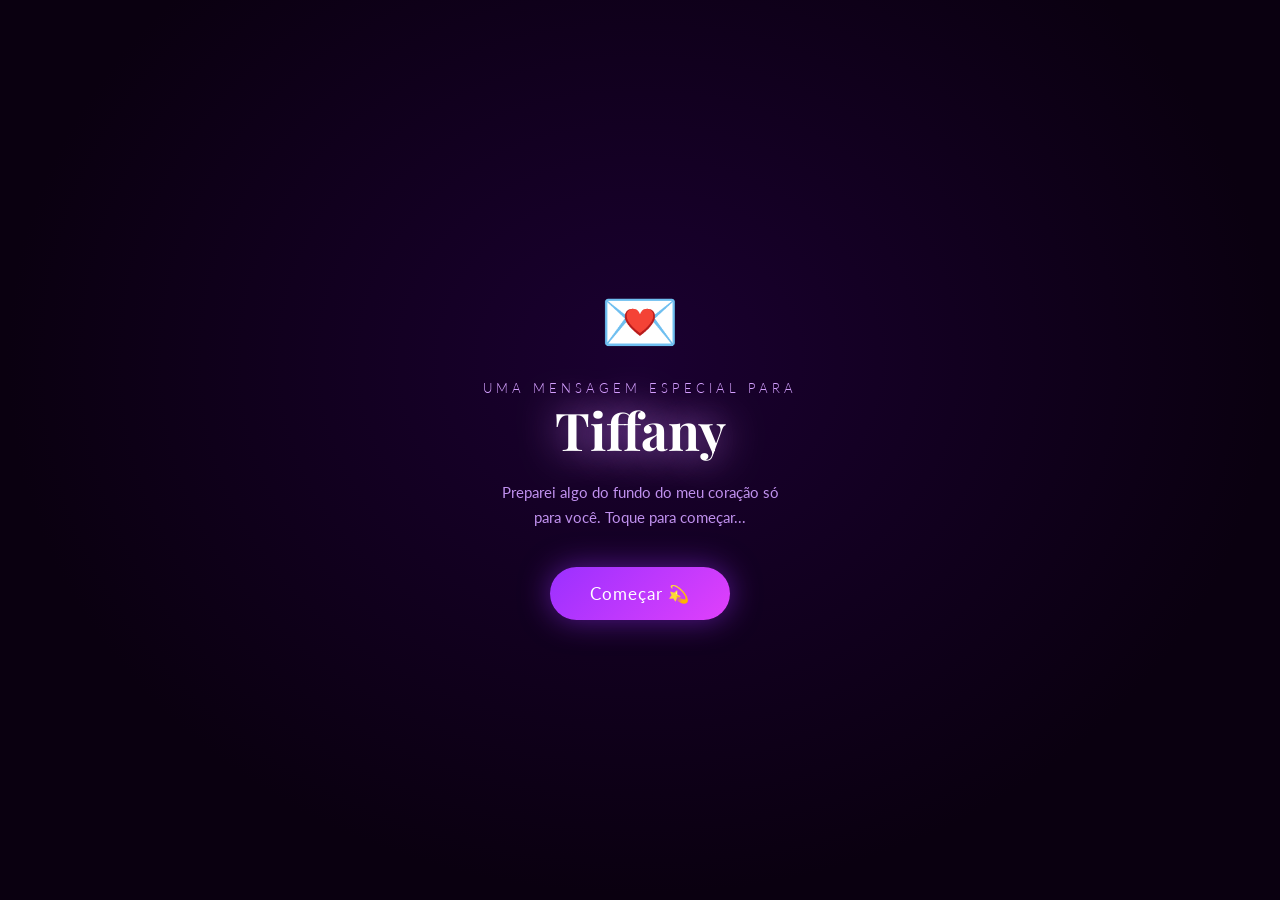
<file: pedido.html>
<!DOCTYPE html>
<html lang="pt-BR">
<head>
<meta charset="UTF-8">
<meta name="viewport" content="width=device-width, initial-scale=1.0, user-scalable=no">
<link href="https://fonts.googleapis.com/css2?family=Playfair+Display:ital,wght@0,400;0,700;1,400&family=Lato:wght@300;400&display=swap" rel="stylesheet">
<style>
  * { margin: 0; padding: 0; box-sizing: border-box; -webkit-tap-highlight-color: transparent; }
  body { background: #0a0010; font-family: 'Lato', sans-serif; overflow-x: hidden; min-height: 100vh; }
  #game { width: 100%; min-height: 100vh; position: relative; }
  .screen { display: none; flex-direction: column; align-items: center; justify-content: center;
    min-height: 100vh; padding: 24px 20px; text-align: center; position: relative; z-index: 2; }
  .screen.active { display: flex; }
  #stars { position: fixed; inset: 0; pointer-events: none; z-index: 0; }
  .fheart { position: fixed; pointer-events: none; z-index: 1; font-size: 18px;
    animation: floatUp 6s ease-in infinite; opacity: 0; }
  @keyframes floatUp {
    0% { transform: translateY(100vh) scale(0.5) rotate(-10deg); opacity: 0; }
    10% { opacity: 0.7; } 90% { opacity: 0.5; }
    100% { transform: translateY(-10vh) scale(1.2) rotate(10deg); opacity: 0; }
  }
  #s-intro { background: radial-gradient(ellipse at 50% 40%, #1a0030 0%, #0a0010 70%); }
  .intro-emoji { font-size: 64px; animation: pulse 2s ease-in-out infinite; margin-bottom: 20px; }
  @keyframes pulse { 0%,100%{transform:scale(1)} 50%{transform:scale(1.1)} }
  .intro-to { font-family: 'Lato', sans-serif; font-weight: 300; font-size: 13px; letter-spacing: 4px;
    text-transform: uppercase; color: #d4a0ff; margin-bottom: 8px; }
  .intro-name { font-family: 'Playfair Display', serif; font-size: 52px; color: #fff;
    line-height: 1; margin-bottom: 24px; text-shadow: 0 0 40px #d080ff; }
  .intro-sub { font-size: 15px; color: #c090ee; line-height: 1.7; max-width: 300px; margin-bottom: 36px; }
  .btn-start { background: linear-gradient(135deg, #9b30ff, #e040fb); color: #fff;
    border: none; border-radius: 50px; padding: 16px 40px; font-size: 17px; font-family: 'Lato', sans-serif;
    font-weight: 400; letter-spacing: 1px; cursor: pointer; box-shadow: 0 0 30px #9b30ff80;
    animation: glowBtn 2.5s ease-in-out infinite; transition: transform .15s; }
  .btn-start:active { transform: scale(0.96); }
  @keyframes glowBtn { 0%,100%{box-shadow:0 0 20px #9b30ff80} 50%{box-shadow:0 0 45px #e040fb90} }
  .chapter { background: radial-gradient(ellipse at 50% 20%, #1c0035 0%, #0a0010 60%); }
  .ch-num { font-size: 11px; letter-spacing: 4px; color: #9b60cc; text-transform: uppercase; margin-bottom: 14px; }
  .ch-icon { font-size: 52px; margin-bottom: 16px; animation: float 3s ease-in-out infinite; }
  @keyframes float { 0%,100%{transform:translateY(0)} 50%{transform:translateY(-8px)} }
  .ch-title { font-family: 'Playfair Display', serif; font-size: 26px; color: #f0d0ff;
    margin-bottom: 14px; line-height: 1.3; }
  .ch-text { font-size: 15px; color: #c8a0e8; line-height: 1.8; max-width: 320px; margin-bottom: 28px; }
  .ch-text em { font-family: 'Playfair Display', serif; font-style: italic; color: #f0b0ff; }
  .btn-next { background: transparent; border: 1px solid #9b30ff; color: #d0a0ff;
    border-radius: 50px; padding: 14px 36px; font-size: 15px; font-family: 'Lato', sans-serif;
    cursor: pointer; transition: all .2s; letter-spacing: .5px; }
  .btn-next:active { background: #9b30ff30; transform: scale(0.97); }
  #s-countdown { background: radial-gradient(ellipse at 50% 50%, #1a002e 0%, #050008 70%); }
  .cd-label { font-size: 12px; letter-spacing: 5px; color: #9b60cc; text-transform: uppercase; margin-bottom: 20px; }
  .cd-number { font-family: 'Playfair Display', serif; font-size: 120px; color: #fff;
    line-height: 1; text-shadow: 0 0 60px #d080ff; animation: cdPulse 1s ease-in-out infinite; }
  @keyframes cdPulse { 0%,100%{transform:scale(1);opacity:1} 50%{transform:scale(1.08);opacity:.9} }
  #s-question { background: radial-gradient(ellipse at 50% 30%, #200040 0%, #0a0010 70%); }
  .q-icon { font-size: 60px; margin-bottom: 20px; animation: qBeat 1s ease-in-out infinite; }
  @keyframes qBeat { 0%,100%{transform:scale(1)} 50%{transform:scale(1.15)} }
  .q-from { font-size: 13px; letter-spacing: 3px; color: #9b60cc; text-transform: uppercase; margin-bottom: 10px; }
  .q-text { font-family: 'Playfair Display', serif; font-size: 28px; color: #fff;
    line-height: 1.35; margin-bottom: 14px; text-shadow: 0 0 30px #d080ff; }
  .q-name { font-family: 'Playfair Display', serif; font-size: 42px; font-style: italic;
    background: linear-gradient(135deg, #f0b0ff, #d080ff, #9b30ff);
    -webkit-background-clip: text; -webkit-text-fill-color: transparent; background-clip: text;
    margin-bottom: 40px; line-height: 1.1; }
  .q-buttons { display: flex; flex-direction: column; gap: 14px; width: 100%; max-width: 260px; }
  .btn-yes { background: linear-gradient(135deg, #9b30ff, #e040fb); color: #fff; border: none;
    border-radius: 50px; padding: 18px; font-size: 18px; font-family: 'Lato', sans-serif;
    cursor: pointer; box-shadow: 0 0 30px #9b30ff80; transition: transform .15s; }
  .btn-yes:active { transform: scale(0.96); }
  .btn-no { background: transparent; border: 1px solid #4a2070; color: #6a3090;
    border-radius: 50px; padding: 16px; font-size: 15px; font-family: 'Lato', sans-serif;
    cursor: pointer; transition: all .2s; }
  #s-celebrate { background: radial-gradient(ellipse at 50% 30%, #250045 0%, #0a0010 70%); }
  .cel-hearts { font-size: 48px; margin-bottom: 20px; animation: celPop 0.5s ease-out; }
  @keyframes celPop { 0%{transform:scale(0)} 80%{transform:scale(1.2)} 100%{transform:scale(1)} }
  .cel-tag { font-size: 11px; letter-spacing: 4px; color: #9b60cc; text-transform: uppercase; margin-bottom: 12px; }
  .cel-title { font-family: 'Playfair Display', serif; font-size: 34px; color: #fff;
    line-height: 1.2; margin-bottom: 16px; text-shadow: 0 0 40px #e040fb; }
  .cel-sub { font-size: 16px; color: #d0a0ee; line-height: 1.8; max-width: 300px; margin-bottom: 10px; }
  .cel-sign { font-family: 'Playfair Display', serif; font-style: italic; font-size: 22px;
    color: #f0b0ff; margin-top: 8px; }
  .confetti-wrap { position: fixed; inset: 0; pointer-events: none; z-index: 10; }
  .conf { position: absolute; width: 8px; height: 8px; border-radius: 2px;
    animation: confFall var(--cd, 3s) ease-in var(--delay, 0s) infinite; opacity: 0; }
  @keyframes confFall {
    0% { transform: translateY(-20px) rotate(0deg); opacity: 1; }
    100% { transform: translateY(100vh) rotate(720deg); opacity: 0; }
  }
  #no-btn-wrap { position: fixed; z-index: 999; transition: top .35s cubic-bezier(.34,1.56,.64,1), left .35s cubic-bezier(.34,1.56,.64,1); }
  #no-btn-wrap button { background: transparent; border: 1px solid #3a1060; color: #5a2080;
    border-radius: 50px; padding: 10px 22px; font-size: 13px; font-family: 'Lato', sans-serif; cursor: pointer; }
  .fade-in { animation: fadeIn .6s ease-out both; }
  @keyframes fadeIn { from{opacity:0;transform:translateY(18px)} to{opacity:1;transform:translateY(0)} }
  .delay-1 { animation-delay: .15s; }
  .delay-2 { animation-delay: .30s; }
  .delay-3 { animation-delay: .45s; }
  .delay-4 { animation-delay: .60s; }
</style>
</head>
<body>
<div id="game">
  <canvas id="stars"></canvas>

  <!-- INTRO -->
  <div id="s-intro" class="screen active">
    <div class="intro-emoji fade-in">💌</div>
    <p class="intro-to fade-in delay-1">Uma mensagem especial para</p>
    <h1 class="intro-name fade-in delay-2">Tiffany</h1>
    <p class="intro-sub fade-in delay-3">Preparei algo do fundo do meu coração só para você. Toque para começar...</p>
    <button class="btn-start fade-in delay-4" onclick="goTo('s-ch1')">Começar 💫</button>
  </div>

  <!-- CHAPTER 1 -->
  <div id="s-ch1" class="screen chapter">
    <p class="ch-num fade-in">Capítulo I</p>
    <div class="ch-icon fade-in delay-1">🌙</div>
    <h2 class="ch-title fade-in delay-2">O dia que tudo começou</h2>
    <p class="ch-text fade-in delay-3">Foi aquele domingo... te vi parada ali na estação e algo aconteceu dentro de mim. Não consegui mais pensar em outra coisa. <em>Comecei a me derreter ali mesmo.</em></p>
    <button class="btn-next fade-in delay-4" onclick="goTo('s-ch2')">Continuar →</button>
  </div>

  <!-- CHAPTER 2 -->
  <div id="s-ch2" class="screen chapter">
    <p class="ch-num fade-in">Capítulo II</p>
    <div class="ch-icon fade-in delay-1">✨</div>
    <h2 class="ch-title fade-in delay-2">O que você desperta em mim</h2>
    <p class="ch-text fade-in delay-3">Você me faz sentir o <em>homem mais incrível do mundo</em>. Só de estar perto de você, tudo fica diferente. Melhor. Completo.</p>
    <button class="btn-next fade-in delay-4" onclick="goTo('s-ch3')">Continuar →</button>
  </div>

  <!-- CHAPTER 3 -->
  <div id="s-ch3" class="screen chapter">
    <p class="ch-num fade-in">Capítulo III</p>
    <div class="ch-icon fade-in delay-1">🌹</div>
    <h2 class="ch-title fade-in delay-2">O que eu quero com você</h2>
    <p class="ch-text fade-in delay-3">Quero passar cada segundo do seu lado. Te fazer bem, te fazer rir, estar lá pra tudo. Decidi que preciso te perguntar algo muito importante...</p>
    <button class="btn-next fade-in delay-4" onclick="startCountdown()">Estou pronta ✨</button>
  </div>

  <!-- COUNTDOWN -->
  <div id="s-countdown" class="screen">
    <p class="cd-label">a grande revelação em</p>
    <div id="cd-num" class="cd-number">3</div>
  </div>

  <!-- THE QUESTION -->
  <div id="s-question" class="screen">
    <div class="q-icon fade-in">💜</div>
    <p class="q-from fade-in delay-1">de Gabriel, com todo o meu amor</p>
    <h2 class="q-text fade-in delay-2">Tiffany, você quer</h2>
    <div class="q-name fade-in delay-3">namorar comigo?</div>
    <div class="q-buttons fade-in delay-4">
      <button class="btn-yes" onclick="sayYes()">💖 Sim, quero muito!</button>
    </div>
  </div>

  <!-- NO button (floating, runs away) -->
  <div id="no-btn-wrap" style="display:none; top:80%; left:10%;">
    <button onclick="runAway()" id="no-btn">Deixa eu pensar... 🤔</button>
  </div>

  <!-- CELEBRATION -->
  <div id="s-celebrate" class="screen">
    <div class="confetti-wrap" id="confetti"></div>
    <div class="cel-hearts fade-in">💜💍💜</div>
    <p class="cel-tag fade-in delay-1">ela disse sim! 🎉</p>
    <h2 class="cel-title fade-in delay-2">Tiffany & Gabriel</h2>
    <p class="cel-sub fade-in delay-3">Agora somos oficialmente o casal mais lindo do mundo. Te amo, Tiffany. 💜</p>
    <p class="cel-sign fade-in delay-4">— Gabriel 💌</p>
  </div>
</div>

<script>
const screens = document.querySelectorAll('.screen');

function goTo(id) {
  screens.forEach(s => {
    s.classList.remove('active');
    s.querySelectorAll('.fade-in').forEach(el => { el.style.animation='none'; void el.offsetWidth; el.style.animation=''; });
  });
  document.getElementById(id).classList.add('active');
}

function startCountdown() {
  goTo('s-countdown');
  let n = 3;
  const el = document.getElementById('cd-num');
  const tick = () => {
    el.style.animation = 'none'; void el.offsetWidth; el.style.animation = 'cdPulse 1s ease-in-out infinite';
    el.textContent = n;
    if (n === 0) { showQuestion(); return; }
    n--; setTimeout(tick, 1000);
  };
  tick();
}

function showQuestion() {
  goTo('s-question');
  setTimeout(() => { document.getElementById('no-btn-wrap').style.display = 'block'; }, 900);
}

let runCount = 0;
function runAway() {
  runCount++;
  const w = document.getElementById('no-btn-wrap');
  const maxX = Math.max(20, window.innerWidth - 170);
  const maxY = Math.max(20, window.innerHeight - 70);
  w.style.top = Math.floor(Math.random() * maxY) + 'px';
  w.style.left = Math.floor(Math.random() * maxX) + 'px';
  const msgs = ['Ei, volta aqui! 😢', 'Não foge não...', 'Reconsidera! 🥺', 'Para com isso! 😭', 'Você vai me matar 💔', 'Não tem como ser não!'];
  document.getElementById('no-btn').textContent = msgs[runCount % msgs.length];
}

function sayYes() {
  document.getElementById('no-btn-wrap').style.display = 'none';
  goTo('s-celebrate');
  launchConfetti();
  launchFloatingHearts();
}

function launchConfetti() {
  const wrap = document.getElementById('confetti');
  wrap.innerHTML = '';
  const colors = ['#e040fb','#9b30ff','#f48fb1','#f8bbd0','#fff','#d4a0ff','#ce93d8'];
  for (let i = 0; i < 70; i++) {
    const c = document.createElement('div');
    c.className = 'conf';
    c.style.cssText = `left:${Math.random()*100}%;top:${(Math.random()*-20).toFixed(0)}px;background:${colors[Math.floor(Math.random()*colors.length)]};--cd:${(2+Math.random()*3).toFixed(1)}s;--delay:${(Math.random()*3).toFixed(1)}s;transform:rotate(${Math.floor(Math.random()*360)}deg)`;
    wrap.appendChild(c);
  }
}

function launchFloatingHearts() {
  const hearts = ['💜','🌸','✨','💗','🌟'];
  for (let i = 0; i < 14; i++) {
    const h = document.createElement('div');
    h.className = 'fheart';
    h.textContent = hearts[Math.floor(Math.random()*hearts.length)];
    h.style.cssText = `left:${Math.random()*90}%;animation-delay:${(Math.random()*5).toFixed(1)}s;animation-duration:${(5+Math.random()*4).toFixed(1)}s`;
    document.body.appendChild(h);
  }
}

(function() {
  const canvas = document.getElementById('stars');
  const ctx = canvas.getContext('2d');
  let stars = [];
  function resize() { canvas.width = window.innerWidth; canvas.height = window.innerHeight; makeStars(); }
  function makeStars() {
    stars = [];
    for (let i = 0; i < 130; i++) {
      stars.push({ x: Math.random()*canvas.width, y: Math.random()*canvas.height,
        r: Math.random()*1.4+0.4, a: Math.random(),
        da: (Math.random()*0.008+0.003)*(Math.random()<.5?1:-1) });
    }
  }
  function draw() {
    ctx.clearRect(0,0,canvas.width,canvas.height);
    stars.forEach(s => {
      s.a += s.da; if(s.a>1||s.a<0.1) s.da*=-1;
      ctx.beginPath(); ctx.arc(s.x,s.y,s.r,0,Math.PI*2);
      ctx.fillStyle = `rgba(220,180,255,${s.a.toFixed(2)})`; ctx.fill();
    });
    requestAnimationFrame(draw);
  }
  window.addEventListener('resize', resize);
  resize(); draw();
})();
</script>
</body>
</html>
</file>
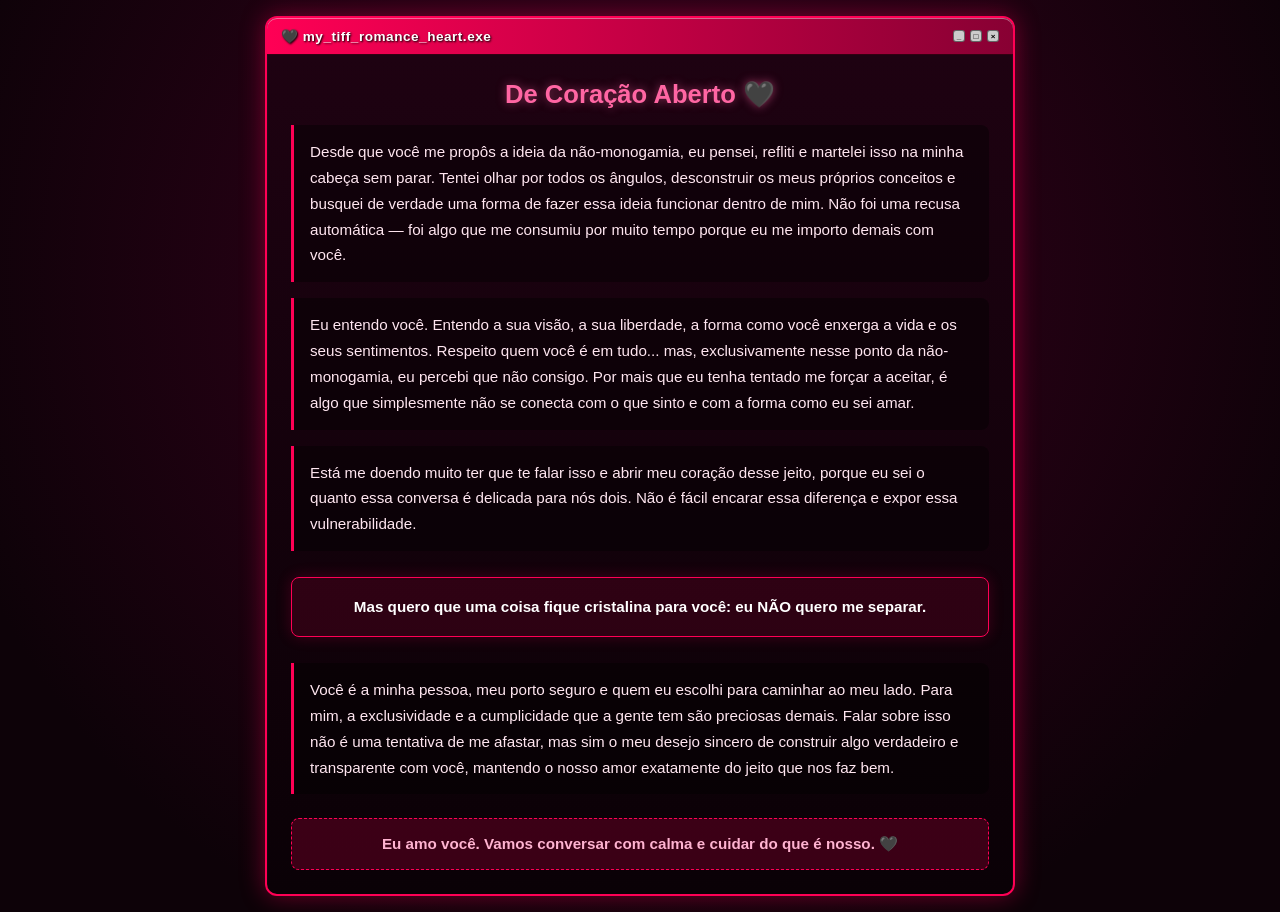
<file: sorry.html>
<!DOCTYPE html>
<html lang="pt-BR">
<head>
  <meta charset="UTF-8">
  <meta name="viewport" content="width=device-width, initial-scale=1.0">
  <title>My Tiff Romance — De Coração Aberto 🖤</title>
  <style>
    * {
      box-sizing: border-box;
      margin: 0;
      padding: 0;
      font-family: 'Tahoma', 'Geneva', 'Verdana', sans-serif;
    }

    body {
      background: #0d0208;
      background-image: 
        radial-gradient(circle at 50% 30%, #3a001e 0%, #0d0208 80%),
        repeating-linear-gradient(0deg, rgba(255, 255, 255, 0.03), rgba(255, 255, 255, 0.03) 1px, transparent 1px, transparent 2px);
      color: #ffffff;
      min-height: 100vh;
      padding: 16px 12px;
      display: flex;
      justify-content: center;
      align-items: center;
    }

    .container {
      background: linear-gradient(180deg, #1f0212 0%, #0a0106 100%);
      border: 2px solid #ff0055;
      border-radius: 12px;
      max-width: 750px;
      width: 100%;
      padding: 24px;
      box-shadow: 
        0 0 25px rgba(255, 0, 85, 0.4),
        inset 0 1px 1px rgba(255, 255, 255, 0.3);
      position: relative;
    }

    .window-header {
      background: linear-gradient(90deg, #ff0055 0%, #880033 100%);
      margin: -24px -24px 24px -24px;
      padding: 10px 14px;
      border-top-left-radius: 10px;
      border-top-right-radius: 10px;
      display: flex;
      justify-content: space-between;
      align-items: center;
      box-shadow: inset 0 1px 0 rgba(255, 255, 255, 0.4);
      border-bottom: 1px solid #330011;
    }

    .window-title {
      color: #fff;
      font-size: 0.85rem;
      font-weight: bold;
      letter-spacing: 0.5px;
      text-shadow: 1px 1px 2px #000;
    }

    .win-btns {
      display: flex;
      gap: 5px;
    }

    .win-btn {
      width: 12px;
      height: 12px;
      border-radius: 3px;
      border: 1px solid rgba(0, 0, 0, 0.5);
      background: #ccc;
      font-size: 8px;
      display: flex;
      align-items: center;
      justify-content: center;
      color: #000;
      font-weight: bold;
    }

    h1 {
      font-size: 1.6rem;
      color: #ff66a3;
      text-shadow: 0 0 10px rgba(255, 102, 163, 0.5);
      margin-bottom: 16px;
      text-align: center;
    }

    .letter-body {
      display: flex;
      flex-direction: column;
      gap: 16px;
      color: #ffe6f0;
      font-size: 0.95rem;
      line-height: 1.7;
    }

    .paragraph {
      background: rgba(0, 0, 0, 0.4);
      border-left: 3px solid #ff0055;
      padding: 14px 16px;
      border-radius: 0 8px 8px 0;
    }

    .highlight-box {
      background: rgba(255, 0, 85, 0.12);
      border: 1px solid #ff0055;
      padding: 16px;
      border-radius: 8px;
      text-align: center;
      font-weight: bold;
      color: #ffffff;
      margin: 10px 0;
      box-shadow: 0 0 15px rgba(255, 0, 85, 0.2);
    }

    .footer-note {
      margin-top: 24px;
      padding: 16px;
      background: rgba(255, 0, 85, 0.2);
      border: 1px dashed #ff0055;
      border-radius: 8px;
      text-align: center;
      color: #ffb3d1;
      font-size: 0.95rem;
      font-weight: bold;
    }
  </style>
</head>
<body>

<div class="container">
  <div class="window-header">
    <div class="window-title">🖤 my_tiff_romance_heart.exe</div>
    <div class="win-btns">
      <div class="win-btn">_</div>
      <div class="win-btn">□</div>
      <div class="win-btn">×</div>
    </div>
  </div>

  <h1>De Coração Aberto 🖤</h1>

  <div class="letter-body">

    <div class="paragraph">
      Desde que você me propôs a ideia da não-monogamia, eu pensei, refliti e martelei isso na minha cabeça sem parar. Tentei olhar por todos os ângulos, desconstruir os meus próprios conceitos e busquei de verdade uma forma de fazer essa ideia funcionar dentro de mim. Não foi uma recusa automática — foi algo que me consumiu por muito tempo porque eu me importo demais com você.
    </div>

    <div class="paragraph">
      Eu entendo você. Entendo a sua visão, a sua liberdade, a forma como você enxerga a vida e os seus sentimentos. Respeito quem você é em tudo... mas, exclusivamente nesse ponto da não-monogamia, eu percebi que não consigo. Por mais que eu tenha tentado me forçar a aceitar, é algo que simplesmente não se conecta com o que sinto e com a forma como eu sei amar.
    </div>

    <div class="paragraph">
      Está me doendo muito ter que te falar isso e abrir meu coração desse jeito, porque eu sei o quanto essa conversa é delicada para nós dois. Não é fácil encarar essa diferença e expor essa vulnerabilidade.
    </div>

    <div class="highlight-box">
      Mas quero que uma coisa fique cristalina para você: eu NÃO quero me separar.
    </div>

    <div class="paragraph">
      Você é a minha pessoa, meu porto seguro e quem eu escolhi para caminhar ao meu lado. Para mim, a exclusividade e a cumplicidade que a gente tem são preciosas demais. Falar sobre isso não é uma tentativa de me afastar, mas sim o meu desejo sincero de construir algo verdadeiro e transparente com você, mantendo o nosso amor exatamente do jeito que nos faz bem.
    </div>

  </div>

  <div class="footer-note">
    Eu amo você. Vamos conversar com calma e cuidar do que é nosso. 🖤
  </div>
</div>

</body>
</html>
</file>
<file: akai-ito/style.css>
@import url('https://fonts.googleapis.com/css2?family=Cormorant+Garamond:ital,wght@0,400;0,500;0,600;1,400;1,500&family=DM+Sans:wght@400;500;600;700&family=Space+Mono:wght@400;700&display=swap');
:root{--paper:#f4eee4;--ink:#3c3738;--red:#b33c45;--faint:#897d77;--line:#d9cec1;--mono:'Space Mono',monospace;--serif:'Cormorant Garamond',Georgia,serif}*{box-sizing:border-box}body{margin:0;background:radial-gradient(ellipse at 30% 5%,#fffaf4aa,transparent 60%),var(--paper);color:var(--ink);font-family:'DM Sans',sans-serif}button,a{-webkit-tap-highlight-color:transparent}button{font:inherit;cursor:pointer}button:focus-visible,a:focus-visible{outline:3px solid #ac6c41;outline-offset:5px}a{color:inherit}button:disabled{cursor:default}.masthead{max-width:1280px;margin:auto;display:flex;align-items:center;justify-content:space-between;padding:25px 42px;border-bottom:1px solid var(--line)}.monogram{font:600 30px var(--serif);text-decoration:none;letter-spacing:-2px}.monogram span{font:34px var(--serif);color:var(--red);padding:0 7px}.mast-caption,.quiet,.eyebrow,.scene-top,.landscape-label,.story-intro>span,#position,.controls>span,.milestones,.bottom-note,.legend>a,footer,.text-button,.scene-pause{font-family:var(--mono);font-size:9px;letter-spacing:1.2px}.mast-caption{color:var(--faint)}.quiet{border:0;background:transparent;color:var(--faint);padding:9px 0;font-size:9px}.quiet:hover{color:var(--red)}#sound span{color:var(--red);padding-left:7px}main{max-width:1140px;margin:auto;padding:0 38px}.hero{display:flex;justify-content:space-between;gap:30px;align-items:center;padding:65px 0 48px}.eyebrow{color:var(--red);font-size:9px}.red-dot{display:inline-block;width:5px;height:5px;border-radius:50%;background:var(--red);margin:0 7px 2px 0}h1{font:400 clamp(44px,5.5vw,72px)/1.03 var(--serif);letter-spacing:-2px;margin:24px 0}em{color:var(--red);font-weight:400}.hero-bottom{display:flex;align-items:center;gap:35px;margin-top:26px}.hero-bottom p{color:var(--faint);font-size:12px;line-height:1.8;margin:0}.red-button{background:var(--red);color:#fff7e9;border:1px solid var(--red);padding:14px 19px;font-size:12px;font-weight:500;box-shadow:3px 3px 0 #d6b8a9;transition:background .15s,transform .15s}.red-button:hover{background:#96313a;transform:translateY(-1px)}.red-button span{margin-left:23px}.seal{align-self:center;border:1px solid #b33c4533;padding:19px 22px;position:relative;transform:rotate(3deg);color:var(--red);margin-right:42px}.seal>span{font-family:serif;font-size:38px;display:block;line-height:1.35;text-align:center;font-weight:400}.seal i{font:italic 14px var(--serif);display:block;margin-top:17px;text-align:center;letter-spacing:1px}.journey{padding:10px;border:1px solid #c4b5a7;background:#eae2d7;box-shadow:0 18px 55px #44352c0c;scroll-margin-top:20px;position:relative}.scene-top{display:flex;justify-content:space-between;gap:15px;padding:5px 6px 13px;color:#867268;font-size:8px}.scene-mark i{color:var(--red);font-size:17px;line-height:0;padding:0 9px;font-style:normal}.landscape{position:relative;aspect-ratio:2/1;overflow:hidden;border:1px solid #cabdaf;background:#e9e0d1}canvas{width:100%;height:100%;display:block;image-rendering:pixelated}.paper-grain{position:absolute;inset:0;pointer-events:none;background:repeating-linear-gradient(0deg,#fff0 0px,#fff0 3px,#342b2108 4px);box-shadow:inset 0 0 65px #b7a78d22}.landscape-label{position:absolute;top:19px;left:22px;font-size:7px;color:#756b64;max-width:70%;line-height:1.8}.scene-pause{position:absolute;top:12px;right:15px;color:#6b5d53;border:1px solid #baa996;background:#f4eee4c9;padding:7px 11px;font-size:8px}.story-bar{display:flex;align-items:center;justify-content:space-between;gap:20px;padding:23px 17px 16px;min-height:92px}.story-intro>span{font-size:8px;color:var(--red)}.story-intro p{font-size:13px;line-height:1.7;margin:8px 0 0}.text-button{background:transparent;border:0;border-bottom:1px solid var(--red);padding:10px 0;color:var(--red);font-size:10px;white-space:nowrap}.text-button span{padding-left:19px}#position{color:#968475;font-size:8px;white-space:nowrap}.controls{border-top:1px solid #c7b6a966;padding:14px 16px 7px;display:flex;justify-content:space-between;align-items:center;gap:15px}.pad-group{display:flex;gap:7px}.pad-group button{background:#f4eee4;border:1px solid #b7a28e;color:#8e423f;width:48px;height:40px;font:22px monospace;touch-action:none;user-select:none;-webkit-user-select:none;box-shadow:0 3px #c7b5a3}.pad-group button:active,.pad-group button.pressed{background:#b33c45;color:#fff}.controls>span{color:#8b7b70;font-size:7px;line-height:1.9;text-align:center}.controls i{font-style:normal;padding:0 7px}.controls small{font:6px var(--mono);letter-spacing:.8px;color:#a18e7c}.controls .quiet{font-size:8px}.journey-bottom{display:flex;justify-content:space-between;align-items:center;margin:24px 0 55px;gap:20px}.milestones{display:flex;list-style:none;padding:0;gap:35px;color:#928174;margin:0;font-size:8px}.milestones span{display:inline-grid;place-items:center;border:1px solid #c5b4a3;border-radius:50%;width:24px;height:24px;margin-right:7px;font-size:7px}.milestones li.done{color:var(--red)}.milestones li.done span{background:var(--red);border-color:var(--red);color:#fff}.bottom-note{font-size:7px;color:#a08d7e}.knot-panel{background:#fbf5eb;border:1px solid #c9aa96;padding:28px 25px;text-align:center;max-width:480px;margin:10px auto 15px;box-shadow:0 4px 16px #5f3d2510}.knot-panel h2{font:400 39px var(--serif);margin:13px 0;color:var(--red)}.knot-panel p{font-size:13px;line-height:1.9;max-width:360px;margin:0 auto 23px;color:#827064}.untie-rail{height:2px;max-width:190px;margin:18px auto 0;background:#e4d1c1;overflow:hidden}#untie-progress{display:block;width:0;height:100%;background:var(--red)}.ending{text-align:center;padding:30px 15px 45px;scroll-margin-top:35px;border-top:1px solid var(--line)}.ending-knot{font:70px var(--serif);line-height:1;color:var(--red);margin-top:20px}.ending h2{font:400 clamp(43px,5.2vw,64px)/1.05 var(--serif);letter-spacing:-1.5px;margin:10px 0 25px}.ending>p{font-size:14px;color:#887469;line-height:1.9;max-width:450px;margin:0 auto 22px}.ending .ending-letter{color:#a54949;font-size:14px}.signature{display:block;font:italic 25px var(--serif);color:#60514b}.ending .red-button{display:block;margin:30px auto 0}.legend{display:flex;align-items:center;gap:25px;border-top:1px solid var(--line);padding:30px 0;color:#968275}.legend-kanji{font:22px serif;color:#ab746c;white-space:nowrap}.legend p{font-size:11px;line-height:1.9;max-width:560px;margin:0}.legend p strong{font-weight:500;color:#7b655a}.legend>a{margin-left:auto;font-size:7px;white-space:nowrap;text-decoration:none;border-bottom:1px solid #ba9e8c;padding-bottom:4px}footer{max-width:1200px;margin:auto;border-top:1px solid var(--line);padding:24px 0;display:flex;justify-content:space-between;color:#a18d7e;font-size:7px;gap:20px}footer a{color:#8e6159;text-decoration:none}[hidden]{display:none!important}@media(max-width:700px){.masthead{padding:18px 22px}.mast-caption{font-size:7px;max-width:130px;text-align:center;line-height:1.6}main{padding:0 17px}.hero{padding:38px 0 31px;gap:10px}.eyebrow{font-size:7px;line-height:1.9}h1{font-size:clamp(38px,8.5vw,57px);letter-spacing:-1.2px;margin:18px 0}.hero-bottom{display:block;margin-top:20px}.hero-bottom p{font-size:11px}.hero-bottom p br{display:none}.hero-bottom .red-button{margin-top:19px}.seal{margin-right:0;padding:12px 11px;align-self:flex-start;margin-top:34px}.seal>span{font-size:24px}.seal i{font-size:10px;letter-spacing:0}.hero-copy{min-width:0}.red-button{padding:12px 14px;font-size:11px}.journey{padding:6px}.scene-top{font-size:6px;padding:5px 3px 10px}.scene-mark{font-size:6px}.scene-mark i{padding:0 3px;font-size:13px}.landscape-label{top:10px;left:10px;font-size:5px;max-width:72%}.scene-pause{top:7px;right:7px;font-size:6px;padding:5px 7px}.story-bar{padding:17px 9px;gap:9px;min-height:100px;align-items:flex-start}.story-intro>span{font-size:6px}.story-intro p{font-size:11px;line-height:1.8;margin-top:7px}.text-button{font-size:8px;margin-top:17px}.text-button span{padding-left:8px}#position{font-size:6px;padding-top:5px;max-width:65px;line-height:1.9}.controls{padding:13px 5px 5px;gap:8px}.pad-group{gap:5px}.pad-group button{width:39px;height:39px;font-size:20px}.controls>span{font-size:5px;max-width:100px}.controls small{font-size:5px}.controls .quiet{font-size:6px}.journey-bottom{margin:18px 0 35px;display:block}.milestones{gap:0;justify-content:space-between;font-size:6px}.milestones span{width:20px;height:20px;font-size:6px;margin-right:4px}.bottom-note{display:block;text-align:center;margin-top:19px;font-size:6px}.knot-panel{margin:10px 4px;padding:22px 16px}.knot-panel h2{font-size:33px}.knot-panel p{font-size:12px}.legend{gap:16px;flex-wrap:wrap;padding:23px 0}.legend-kanji{font-size:20px}.legend p{flex:1;font-size:10px}.legend>a{margin-left:65px;font-size:6px}.ending{padding:30px 7px}.ending h2{font-size:43px}.ending>p{font-size:12px}footer{margin:0 17px;padding:20px 0;font-size:6px;gap:12px}footer>span:last-child{display:none}}@media(max-width:380px){.seal{display:none}.hero-bottom{max-width:280px}.controls>span{max-width:85px}.milestones{font-size:5px}.milestones span{width:18px;height:18px}.mast-caption{font-size:6px}}@media(prefers-reduced-motion:reduce){*,*::before,*::after{scroll-behavior:auto!important;transition:none!important}.seal{transform:none}}
.journey:focus,.ending:focus,.knot-panel:focus{outline:none}
@media(max-width:700px){.legend{display:grid;grid-template-columns:48px minmax(0,1fr);gap:14px}.legend p{font-size:11px}.legend>a{grid-column:2;margin:0;justify-self:start}}
</file>
<file: outra-noite/style.css>
@import url('https://fonts.googleapis.com/css2?family=DM+Sans:wght@400;500;600&family=Space+Mono&display=swap');
:root{color-scheme:dark;--ink:#f3e2d3;--pink:#efa2b8;--muted:#b8a1b7;--line:#ffffff20}*{box-sizing:border-box}body{margin:0;background:radial-gradient(ellipse at 50% 18%,#40213d66,transparent 55%),#170f22;color:var(--ink);font:15px 'DM Sans',sans-serif}button,a{-webkit-tap-highlight-color:transparent}button{font:inherit;color:inherit;background:#2d2035;border:1px solid #8f617b;padding:12px 18px;cursor:pointer}button:hover{background:#4c2e49}button:focus-visible,a:focus-visible{outline:3px solid #f8d697;outline-offset:5px}header{display:flex;align-items:center;justify-content:space-between;padding:25px 6%;border-bottom:1px solid var(--line)}header>a{text-decoration:none;color:var(--ink);font:28px Georgia}header>a span{color:var(--pink);font-size:16px}header>span,.eyebrow,.topline,.caption,#help,footer{font:9px 'Space Mono',monospace;letter-spacing:1.6px}header>span{color:var(--muted)}header button{font-size:11px;padding:9px 12px}.opening{text-align:center;padding:56px 20px 32px}.eyebrow{color:var(--pink);line-height:1.8}h1{font:clamp(48px,7vw,82px)/1.02 Georgia,serif;letter-spacing:-3px;margin:24px 0}em{color:var(--pink);font-weight:normal}.opening>p:last-child{color:var(--muted);line-height:1.8}main{max-width:1040px;margin:auto;padding:0 24px}.game{padding:12px;border:1px solid #926779;background:linear-gradient(140deg,#352337,#231929);box-shadow:0 20px 80px #0005}.topline{display:flex;justify-content:space-between;padding:8px 5px 17px;color:#d4b4c6;font-size:8px;gap:10px}.stage{position:relative;aspect-ratio:2/1;overflow:hidden;background:#160d20}canvas{width:100%;height:100%;display:block;image-rendering:pixelated}.caption{position:absolute;top:15px;left:15px;padding:8px;background:#1a1025b0;color:#f8d8cd;font-size:7px;pointer-events:none}.story{padding:24px 20px 12px;min-height:145px}.story>p{line-height:1.9;margin:10px 0 0;max-width:800px}.actions{display:flex;justify-content:space-between;align-items:center;border-top:1px solid var(--line);padding:17px 20px;gap:18px}#help{color:var(--muted);font-size:7px;line-height:1.8}.primary{background:var(--pink);color:#291725;border-color:#ffd0d9;box-shadow:3px 3px #8a4f6d;min-width:160px}.primary:hover{background:#ffd0d9}#controls{display:flex;justify-content:center;gap:9px;padding:8px 12px 16px}#controls button{touch-action:none;min-width:45px}#controls small{opacity:.6;margin-left:8px}#spots{position:absolute;inset:0}.spot{position:absolute;transform:translate(-50%,-50%);width:52px;height:52px;padding:8px;border:1px dashed #ffd49c;background:#321b3c88;color:#ffe6b7;box-shadow:0 0 24px #f8c27930}.spot img{width:100%;height:100%;object-fit:cover}.spot span{font-size:24px}.keepsakes{margin:38px 0 58px;display:grid;grid-template-columns:1fr 1.3fr;gap:32px}.keepsakes h2{font:29px Georgia;margin:14px 0}.keepsakes ol{list-style:none;padding:0;margin:0}.keepsakes li{padding:17px 0;border-bottom:1px solid var(--line);font:10px 'Space Mono',monospace;color:#806d84}.keepsakes li span{margin-left:18px}.keepsakes li.found{color:#edc8d6}.note-detail{font:14px/1.85 'DM Sans',sans-serif;color:#cbb7c7;margin:12px 0 0}#letter{text-align:center;padding:15px 0 45px;scroll-margin-top:25px}#letter h2{font:clamp(32px,5vw,49px)/1.2 Georgia}.letter-paper{text-align:left;background:#f1e1cd;color:#382936;padding:38px 45px;max-width:710px;margin:35px auto;box-shadow:7px 7px #694556;line-height:1.95}.letter-paper p{margin:0 0 22px}.letter-paper .signature{font:italic 27px Georgia;color:#863b60;margin-bottom:0}.closing{max-width:740px;margin:45px auto 25px}.closing>p{font-size:13px;color:var(--muted);line-height:1.8}.choices{display:flex;justify-content:center;gap:10px;flex-wrap:wrap}.choices button{font-size:12px}#ending{font:italic 23px/1.7 Georgia;color:var(--ink);min-height:55px;margin:25px auto}footer{text-align:center;line-height:2.3;color:#9a829e;padding:25px 20px;border-top:1px solid var(--line);font-size:7px}[hidden]{display:none!important}@media(max-width:600px){header{padding:18px 20px}header>span{display:none}main{padding:0 12px}.opening{padding-top:30px}h1{letter-spacing:-2px}.game{padding:6px}.topline{font-size:6px;padding:8px 3px 12px}.caption{font-size:5px;top:7px;left:7px;padding:5px}.story{padding:18px 10px 14px;font-size:13px;min-height:165px}.actions{padding:14px 9px;gap:8px}.primary{min-width:130px;padding:12px 10px;font-size:12px}#help{font-size:6px}.spot{width:44px;height:44px}.keepsakes{grid-template-columns:1fr;gap:10px;margin:30px 10px}.letter-paper{padding:26px 22px;margin-right:7px;font-size:14px}.choices{flex-direction:column}#controls{gap:6px}#controls button{padding:10px 12px;font-size:12px}.keepsakes li span{margin-left:10px}}@media(prefers-reduced-motion:reduce){*{scroll-behavior:auto!important}}
</file>
<file: time/style.css>
@import url('https://fonts.googleapis.com/css2?family=DM+Sans:wght@400;500;600;700&family=Space+Mono:wght@400;700&display=swap');
:root{color-scheme:dark;--bg:#130f1b;--pink:#fc7d9e;--text:#f4e9df;--dim:#a79aa9;--mono:'Space Mono',monospace}*{box-sizing:border-box}body{margin:0;background:radial-gradient(ellipse at 50% 32%,#30203455,transparent 60%),var(--bg);color:var(--text);font-family:'DM Sans',sans-serif}button,a{-webkit-tap-highlight-color:transparent}button{cursor:pointer;font:inherit}button:focus-visible,a:focus-visible{outline:3px solid #ffeab2;outline-offset:5px}header{max-width:1320px;margin:auto;padding:25px 48px;display:flex;justify-content:space-between;align-items:center;border-bottom:1px solid #ffffff0d}.brand{font-family:Georgia,serif;color:var(--text);text-decoration:none;font-size:27px;font-weight:bold;letter-spacing:-3px}.brand span{font:16px sans-serif;color:var(--pink);margin:0 7px}.edition,.small,.eyebrow,.machine-top,#scene-label,.speaker,#helper,.dance-head,.dance-options,.below,footer,.ticket span{font-family:var(--mono);font-size:10px;letter-spacing:1.3px}.edition{color:var(--dim);font-size:9px}.small{background:transparent;color:var(--dim);border:1px solid #ffffff20;padding:10px 12px;letter-spacing:.6px}.small:hover{color:var(--pink);border-color:var(--pink)}main{max-width:860px;margin:53px auto 0;padding:0 28px}.eyebrow{color:var(--pink);text-align:center;font-size:10px}.live{display:inline-block;background:var(--pink);width:5px;height:5px;margin:0 7px 2px 0;box-shadow:0 0 12px var(--pink)}h1{font-family:Georgia,serif;text-align:center;font-weight:400;font-size:clamp(38px,5.5vw,61px);line-height:1.08;margin:23px 0 18px;letter-spacing:-2px}em{color:var(--pink);font-weight:400}.intro{text-align:center;font-size:14px;color:var(--dim);margin-bottom:35px}.machine{background:#211a29;border:1px solid #5f4555;padding:10px;box-shadow:0 0 0 5px #1b1522,0 24px 90px #0006}.machine-top{display:flex;justify-content:space-between;padding:5px 8px 13px;font-size:9px;color:#b9a1b3}.pink{color:var(--pink);padding-left:10px}.screen{position:relative;aspect-ratio:2/1;background:#1b1729;overflow:hidden;border:1px solid #100c18}canvas{display:block;width:100%;height:100%;image-rendering:pixelated}.vignette{position:absolute;inset:0;pointer-events:none;box-shadow:inset 0 0 65px #07071388;background:repeating-linear-gradient(0deg,#0000 0px,#0000 3px,#0002 4px)}#scene-label{position:absolute;top:17px;left:20px;color:#e2d3cb;font-size:8px;text-shadow:1px 2px #161024}#flash{position:absolute;inset:0;background:#fff;opacity:0;pointer-events:none}.dialogue{display:flex;gap:15px;padding:21px 18px 16px;min-height:107px}.portrait{display:grid;place-items:center;flex-shrink:0;width:43px;height:47px;border:1px solid #8b5e6c;background:#392b3b;color:var(--pink);font-family:Georgia,serif;font-style:italic;font-size:27px}.speaker{font-size:9px;color:var(--pink)}.dialogue p{margin:7px 0 0;font-size:14px;line-height:1.65}.console{border-top:1px solid #ffffff0d;padding:15px 17px 9px;display:flex;align-items:center;justify-content:space-between;gap:12px}#helper{font-size:8px;line-height:1.8;color:var(--dim)}.primary{background:var(--pink);color:#251321;border:1px solid #ffa6bd;padding:13px 19px;box-shadow:3px 3px 0 #824454;font-size:13px;font-weight:700;min-height:45px}.primary:hover{background:#ffabc0;transform:translateY(-1px)}.primary span{margin-left:19px}.below{display:flex;justify-content:space-between;margin:21px 0 45px;font-size:8px;color:#817181;gap:15px}.below i{color:var(--pink);font-style:normal;margin-right:5px}footer{max-width:1224px;margin:50px auto 0;padding:25px 20px;border-top:1px solid #ffffff0d;color:#8a7787;font-size:8px;display:flex;justify-content:space-between}#dance{border-top:1px solid #ffffff18;padding:15px}.dance-head{display:flex;justify-content:space-between;font-size:10px;color:var(--pink)}.track{position:relative;height:55px;border:1px solid #5b3d55;margin:13px 0;overflow:hidden;background:#130f1b}#notes{position:absolute;inset:0}.note{position:absolute;top:5px;font-size:29px;color:var(--text);width:40px;text-align:center;font-family:monospace}.target{position:absolute;top:0;left:48px;width:44px;height:100%;border-left:2px solid var(--pink);border-right:2px solid var(--pink);background:#fc7d9e18}.pads{display:flex;justify-content:center;gap:12px}.pads button{font:25px monospace;width:58px;height:48px;background:#38273e;border:1px solid #997088;color:var(--text);touch-action:manipulation}.pads button:active,.pads button.hit{background:var(--pink);color:#190e20}.dance-options{display:flex;justify-content:space-between;align-items:center;margin-top:15px;gap:8px;font-size:7px;color:var(--dim);text-align:center}#letter{text-align:center;padding:35px 15px 10px;scroll-margin-top:25px}h2{font:400 clamp(30px,4.5vw,43px)/1.2 Georgia,serif;letter-spacing:-1px}#letter>p,#bob-result p{max-width:450px;margin:20px auto;color:#c2afbd;font-size:15px;line-height:1.8}.ticket{margin:30px auto;max-width:460px;padding:24px 15px;border:1px dashed #9c6f82;background:#2a1d2d}.ticket span{display:block;font-size:8px;color:#c2a7b8}.ticket strong{font:26px Georgia,serif;display:block;margin:13px 0}.burger{font-size:48px;margin-top:30px}h3{font:36px Georgia,serif;color:var(--pink);margin:14px 0}.signature{font:italic 22px Georgia,serif}.replay{display:block;margin:30px auto 0}[hidden]{display:none!important}@media(max-width:600px){header{padding:18px 22px}.edition{display:none}main{margin-top:35px;padding:0 15px}h1{letter-spacing:-1px}.machine{padding:6px}.machine-top{font-size:7px}.dialogue{padding:17px 9px;gap:11px}.dialogue p{font-size:13px}.console{padding:12px 8px;align-items:stretch}#helper{max-width:125px;font-size:7px}.primary{font-size:12px;padding:11px 12px}.primary span{margin-left:7px}.below{font-size:7px;line-height:1.8}.below>span:last-child{max-width:80px;text-align:right}#scene-label{top:10px;left:12px;font-size:6px}footer{font-size:7px}footer span{display:none}.dance-options>span{max-width:100px;line-height:1.8}.dance-options .small{font-size:9px;padding:9px}.ticket strong{font-size:24px}}@media(prefers-reduced-motion:reduce){*{scroll-behavior:auto!important}.primary:hover{transform:none}}
/* Second production: larger stage, rendered atlases and rhythm feedback. */
main{max-width:1060px}.screen{isolation:isolate}.vignette{box-shadow:inset 0 0 45px #07071355;background:repeating-linear-gradient(0deg,#0000 0px,#0000 3px,#0001 4px)}.machine{padding:12px;background:linear-gradient(145deg,#302332,#211a29 60%);border-color:#9b697c}.machine-top{padding-top:8px;padding-bottom:16px}.portrait{background-size:500% 500%;background-repeat:no-repeat;background-color:#1a1525;width:56px;height:60px}.dialogue{min-height:110px;align-items:center}.progress-rail{height:3px;background:#ffffff16;margin-top:14px;overflow:hidden}#progress{height:100%;width:0;background:var(--pink);transition:width .15s}.combo{font:10px var(--mono);letter-spacing:2px;text-align:center;color:#efc98e;height:26px}.track{height:65px;margin-top:12px}.note{top:6px;font-size:33px;color:#ffcee0;text-shadow:0 0 12px #fc7d9e55}.target{background:#fc7d9e25}.hit-caption{position:absolute;bottom:2px;left:58px;font:6px var(--mono);letter-spacing:1px;color:#fc7d9e}.pads button{width:67px;height:54px;box-shadow:0 4px #1a1222;transition:background .08s}.dance-head{min-height:29px;align-items:center;gap:12px}.dance-head>span:first-child{max-width:80%;line-height:1.7}.dance-head>span:last-child{white-space:nowrap}.perfect{color:#f4d791!important}.extras{max-width:1004px;margin:35px auto 0;border-top:1px solid #ffffff12;padding:20px 0;color:var(--dim)}.extras summary{font:8px var(--mono);letter-spacing:1px;cursor:pointer;list-style:none}.extras summary::-webkit-details-marker{display:none}.extras-content{max-width:680px;padding-top:15px}.extras p{font-size:12px;line-height:1.8}.extras a{color:#d39eaf;text-underline-offset:4px}.extras audio{width:100%;height:38px;margin:10px 0}.downloads{display:flex;flex-wrap:wrap;gap:16px;font:10px var(--mono);line-height:1.6}#scene-label{padding:7px 10px;background:#170d2480;left:14px;top:12px;font-size:8px}.below{margin-bottom:32px}h1{font-size:clamp(38px,5.5vw,61px)}footer{margin-top:25px}@media(max-width:600px){main{padding:0 12px}.machine{padding:6px}.machine-top{font-size:7px;padding:5px 4px 10px}.portrait{width:44px;height:48px}.dialogue{gap:10px;padding:13px 8px;min-height:105px}.dialogue p{font-size:12px;line-height:1.65}.dialogue br{display:none}#scene-label{font-size:5px;left:5px;top:5px;padding:4px 6px}.pads{gap:9px}.pads button{width:53px;height:51px}.extras{margin:25px 18px 0}.extras summary{font-size:7px}.dance-head{font-size:8px}.console{gap:6px}.console #helper{font-size:6px;max-width:130px}.console .primary{font-size:11px}#dance{padding:11px 8px}.dance-options>span{font-size:6px}.dance-options .small{padding:8px;font-size:8px}.below{font-size:6px}.intro{font-size:12px}}
.bob-icon{font-size:48px;margin-top:30px;color:#f2c078;text-shadow:0 0 22px #f2a55b44}#letter>.personal-message{max-width:560px;font-size:16px;line-height:1.9}
.final-memory{max-width:560px;margin:36px auto 40px;padding:9px 9px 0;background:#0c0913;border:1px solid #835467;box-shadow:0 14px 50px #0005}.final-memory img{display:block;width:100%;height:auto;image-rendering:pixelated;background:#000}.final-memory figcaption{padding:15px 7px;font:8px var(--mono);letter-spacing:1.3px;line-height:1.8;color:#c2a7b8}.final-memory figcaption span{color:var(--pink);margin:0 6px}@media(max-width:600px){.final-memory{margin:28px auto;padding:6px 6px 0}.final-memory figcaption{font-size:6px;letter-spacing:.8px;padding:13px 3px}}
/* Chapter two — investigate the rooms, keep clues and open the last door. */
#castle-hotspots{position:absolute;inset:0}.castle-spot{position:absolute;transform:translate(-50%,-50%);width:52px;height:52px;padding:12px;border:1px dashed #e9c99144;border-radius:5px;background:#21112633;color:#f3d69e;display:grid;place-items:center;box-shadow:0 0 16px #f3c27b0c}.castle-spot>span:first-child{font-size:20px;opacity:.6;text-shadow:0 0 8px #ffd0a9}.castle-spot svg{display:block;width:100%;height:100%;image-rendering:pixelated;filter:drop-shadow(0 0 6px #ffc8a280)}.castle-spot:hover,.castle-spot:focus-visible{border-color:#f8ce8c;background:#5d36577d}.castle-spot.revealed{border-color:#fc7d9eaa;background:#381a3b99}.castle-spot.collected{color:#b6d7ac;border-color:#b6d7ac44}.spot-label{position:absolute;top:calc(100% + 5px);left:50%;transform:translateX(-50%);font:8px var(--mono);letter-spacing:.2px;background:#201425e8;color:#ffe3be;padding:6px 8px;max-width:150px;width:max-content;white-space:normal;line-height:1.5;opacity:0;pointer-events:none;z-index:2}.castle-spot:hover .spot-label,.castle-spot:focus-visible .spot-label,.show-hints .spot-label{opacity:1}.show-hints .castle-spot{border-color:#f8ce8ccc;background:#3c244a88}.castle-spot:disabled{opacity:.35;cursor:default}#castle-ui{border-top:1px solid #ffffff18;padding:20px 16px 12px}.castle-heading{display:flex;justify-content:space-between;gap:10px;font:9px var(--mono);letter-spacing:1px;color:var(--pink)}.castle-rooms{display:grid;grid-template-columns:repeat(3,1fr);gap:8px;margin:18px 0}.castle-rooms button{border:1px solid #ffffff26;background:#17101e;color:#bba4b6;padding:12px 8px;font-size:12px}.castle-rooms button.selected{color:#ffe4cf;border-color:#c796a6;background:#4b2d48}.castle-rooms button:hover{border-color:var(--pink)}.castle-rooms button:disabled{opacity:.4;cursor:default}.castle-room-line{display:flex;justify-content:space-between;align-items:center;gap:15px}.castle-room-line>span:first-child{font:24px Georgia,serif;color:#efd6cb}.castle-room-line>span:last-child{font:7px var(--mono);letter-spacing:1px;max-width:180px;text-align:right;color:#a58a9b}#castle-message{font-size:14px;line-height:1.9;color:#c9b2c3;min-height:56px;margin:13px 0 16px;outline:none}.castle-inventory{padding:0;margin:0;list-style:none;display:grid;grid-template-columns:repeat(3,1fr);gap:9px}.castle-inventory li{display:flex;gap:10px;align-items:center;border:1px solid #ffffff16;padding:12px 10px;color:#867285;font:9px var(--mono);line-height:1.6}.inventory-icon{width:27px;height:27px;flex-shrink:0;opacity:.25;filter:grayscale(1)}.inventory-icon svg{display:block;width:100%;height:100%}.castle-inventory li.found{border-color:#d694a888;color:#efd2dc;background:#40233f55}.found .inventory-icon{opacity:1;filter:none}.castle-controls{display:flex;align-items:center;justify-content:space-between;gap:10px;margin:17px 0}.castle-walk{display:flex;gap:7px;align-items:center}.castle-walk button{border:1px solid #977087;background:#38263e;color:#f3d9e4;min-width:44px;min-height:43px;touch-action:none}.castle-walk [data-castle-move]{font:23px monospace}.castle-walk .pressed{background:var(--pink);color:#251021}#castle-inspect{padding:10px 13px;font-size:11px}#castle-inspect span{font:9px var(--mono);opacity:.5;margin-left:10px}.castle-door{display:block;width:100%;text-align:center;margin-top:7px}.castle-door:disabled{background:#342738;color:#8f7b8e;border-color:#544052;box-shadow:none;cursor:default;transform:none}#castle-hotspots[hidden]{display:none}#castle-ui button:focus-visible{outline:2px solid #ffe3ac;outline-offset:4px}@media(max-width:600px){#castle-ui{padding:16px 7px 8px}.castle-heading{font-size:7px;letter-spacing:.5px}.castle-spot{width:44px;height:44px;padding:10px}.castle-spot>span:first-child{font-size:15px}.spot-label{font-size:6px;max-width:105px;padding:4px 6px;top:calc(100% + 2px)}.castle-rooms{gap:6px;margin:14px 0}.castle-rooms button{font-size:11px;padding:10px 5px}.castle-room-line>span:first-child{font-size:20px}.castle-room-line>span:last-child{font-size:5px;max-width:105px}#castle-message{font-size:12px;line-height:1.8;min-height:75px}.castle-inventory{gap:5px}.castle-inventory li{padding:9px 6px;gap:5px;font-size:7px}.inventory-icon{width:20px;height:20px}.castle-controls{gap:7px;flex-wrap:wrap}.castle-walk{gap:5px;flex:1}.castle-walk button{min-width:42px}#castle-inspect{font-size:10px;padding:8px}.castle-controls .small{font-size:8px;padding:10px 7px}.castle-door{font-size:12px;padding:13px}.castle-controls .small:last-child{min-height:36px}#castle-inspect span{display:none}}
.edge-left .spot-label{left:0;transform:none}.edge-right .spot-label{right:0;left:auto;transform:none}

.castle-item-art{display:block;width:100%;height:100%;background-image:url("assets/castle-items-v1.png");background-size:300% 100%;background-repeat:no-repeat;image-rendering:pixelated}.item-key{background-position:0 0}.item-record{background-position:50% 0}.item-rose{background-position:100% 0}.castle-spot>.castle-item-art:first-child{opacity:1}.inventory-icon{width:38px;height:38px}@media(max-width:600px){.inventory-icon{width:26px;height:26px}}
</file>
